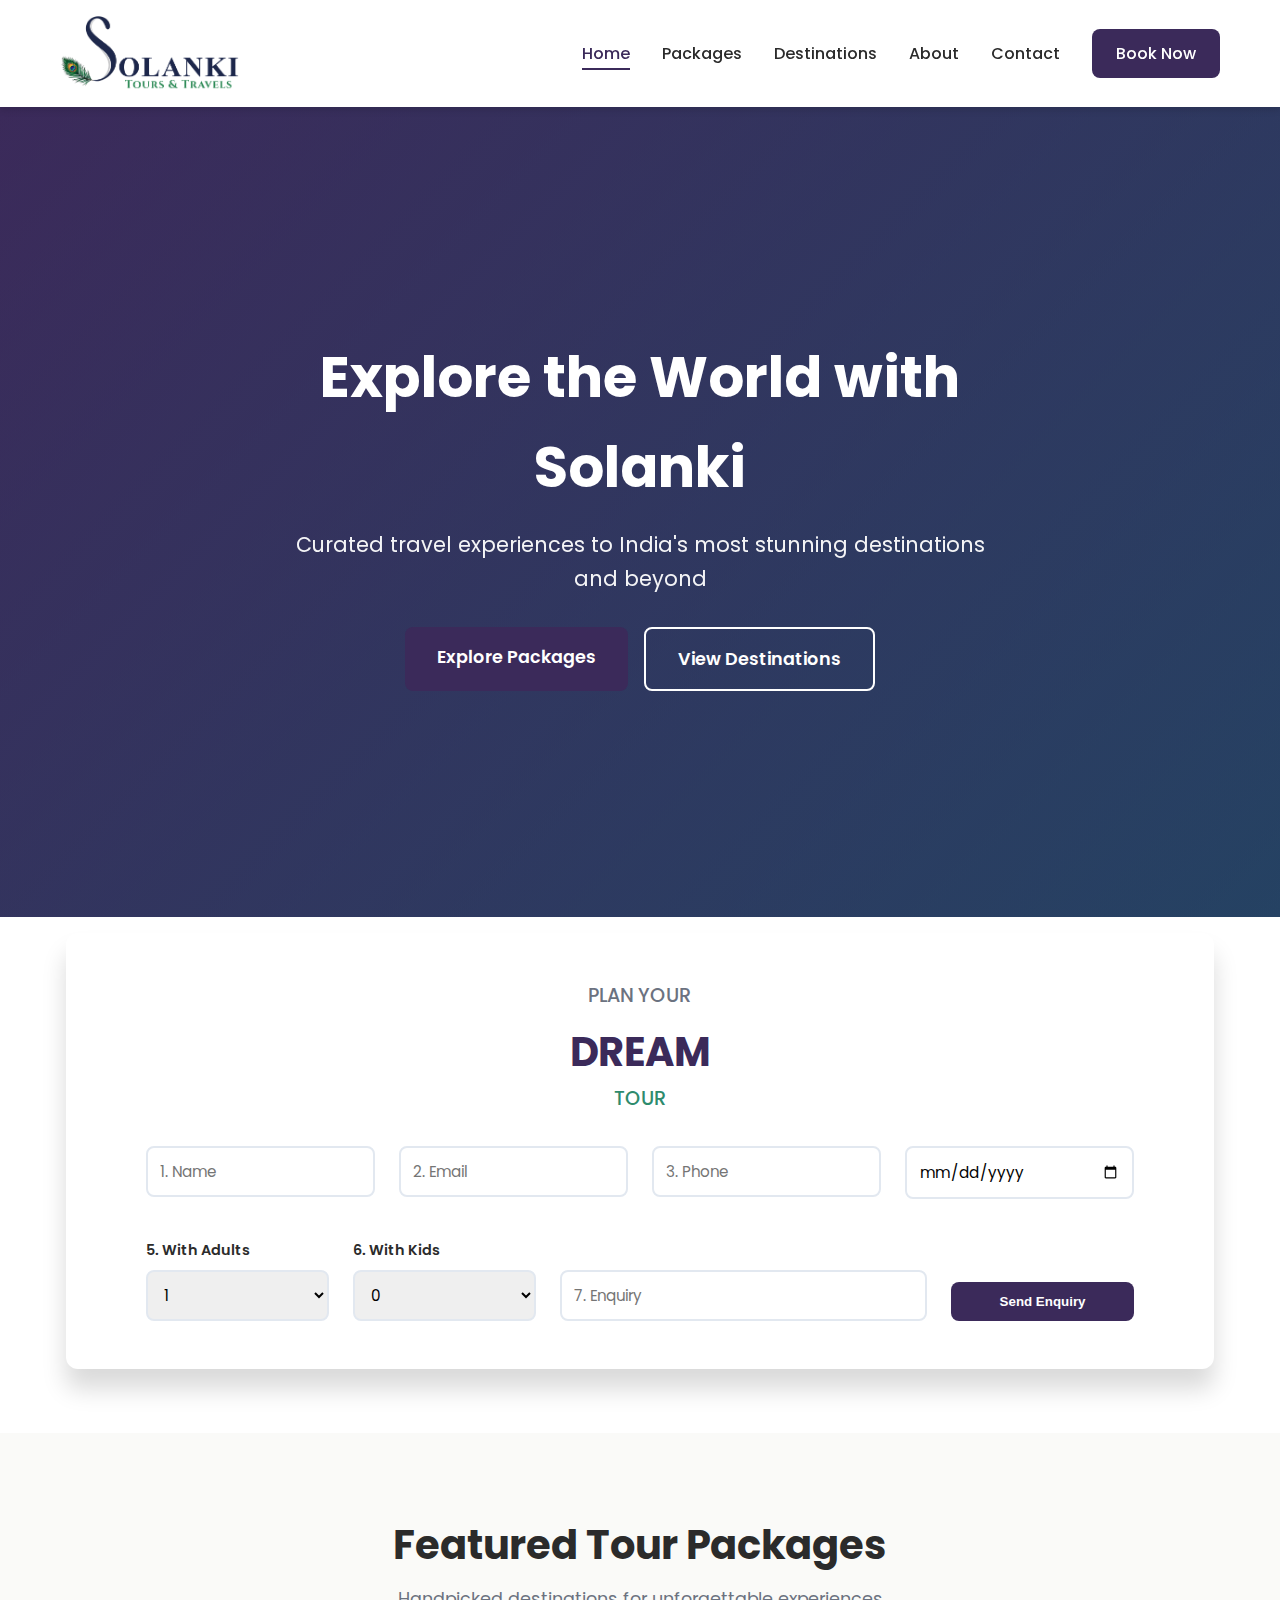
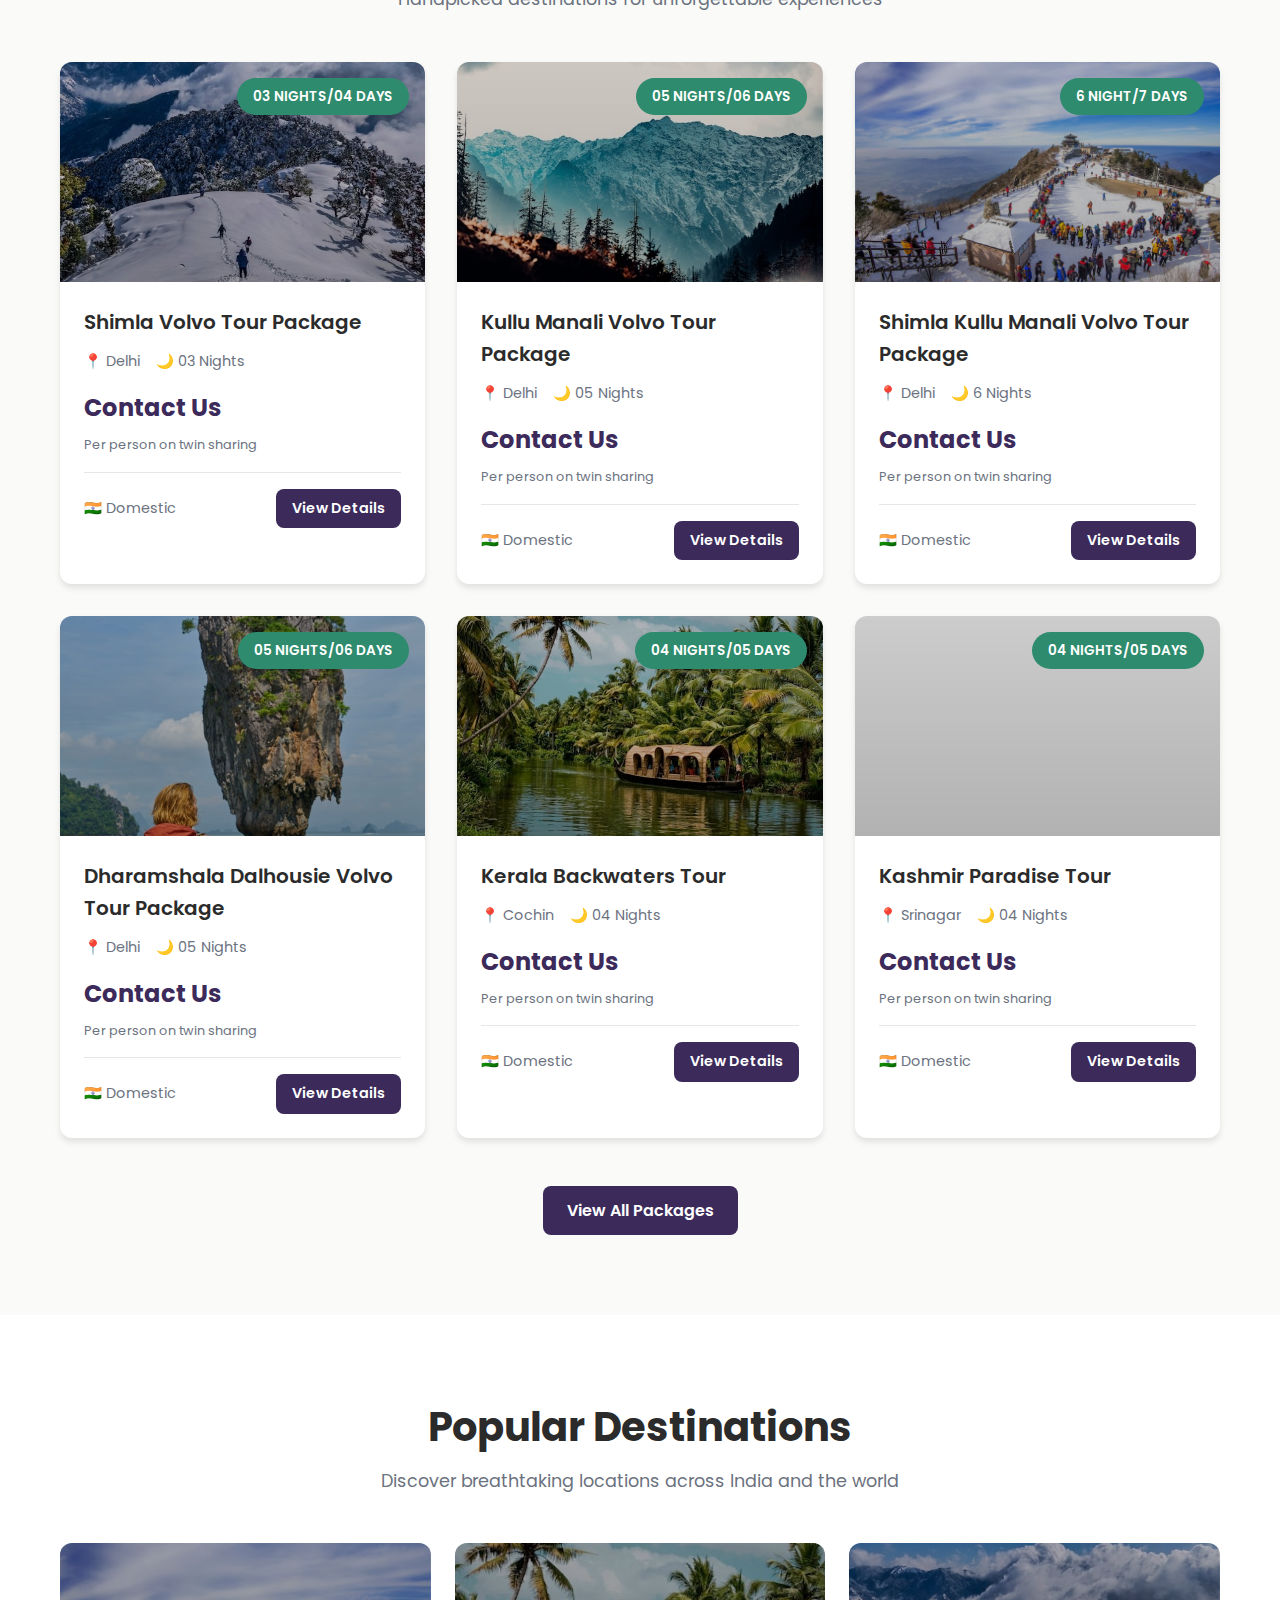
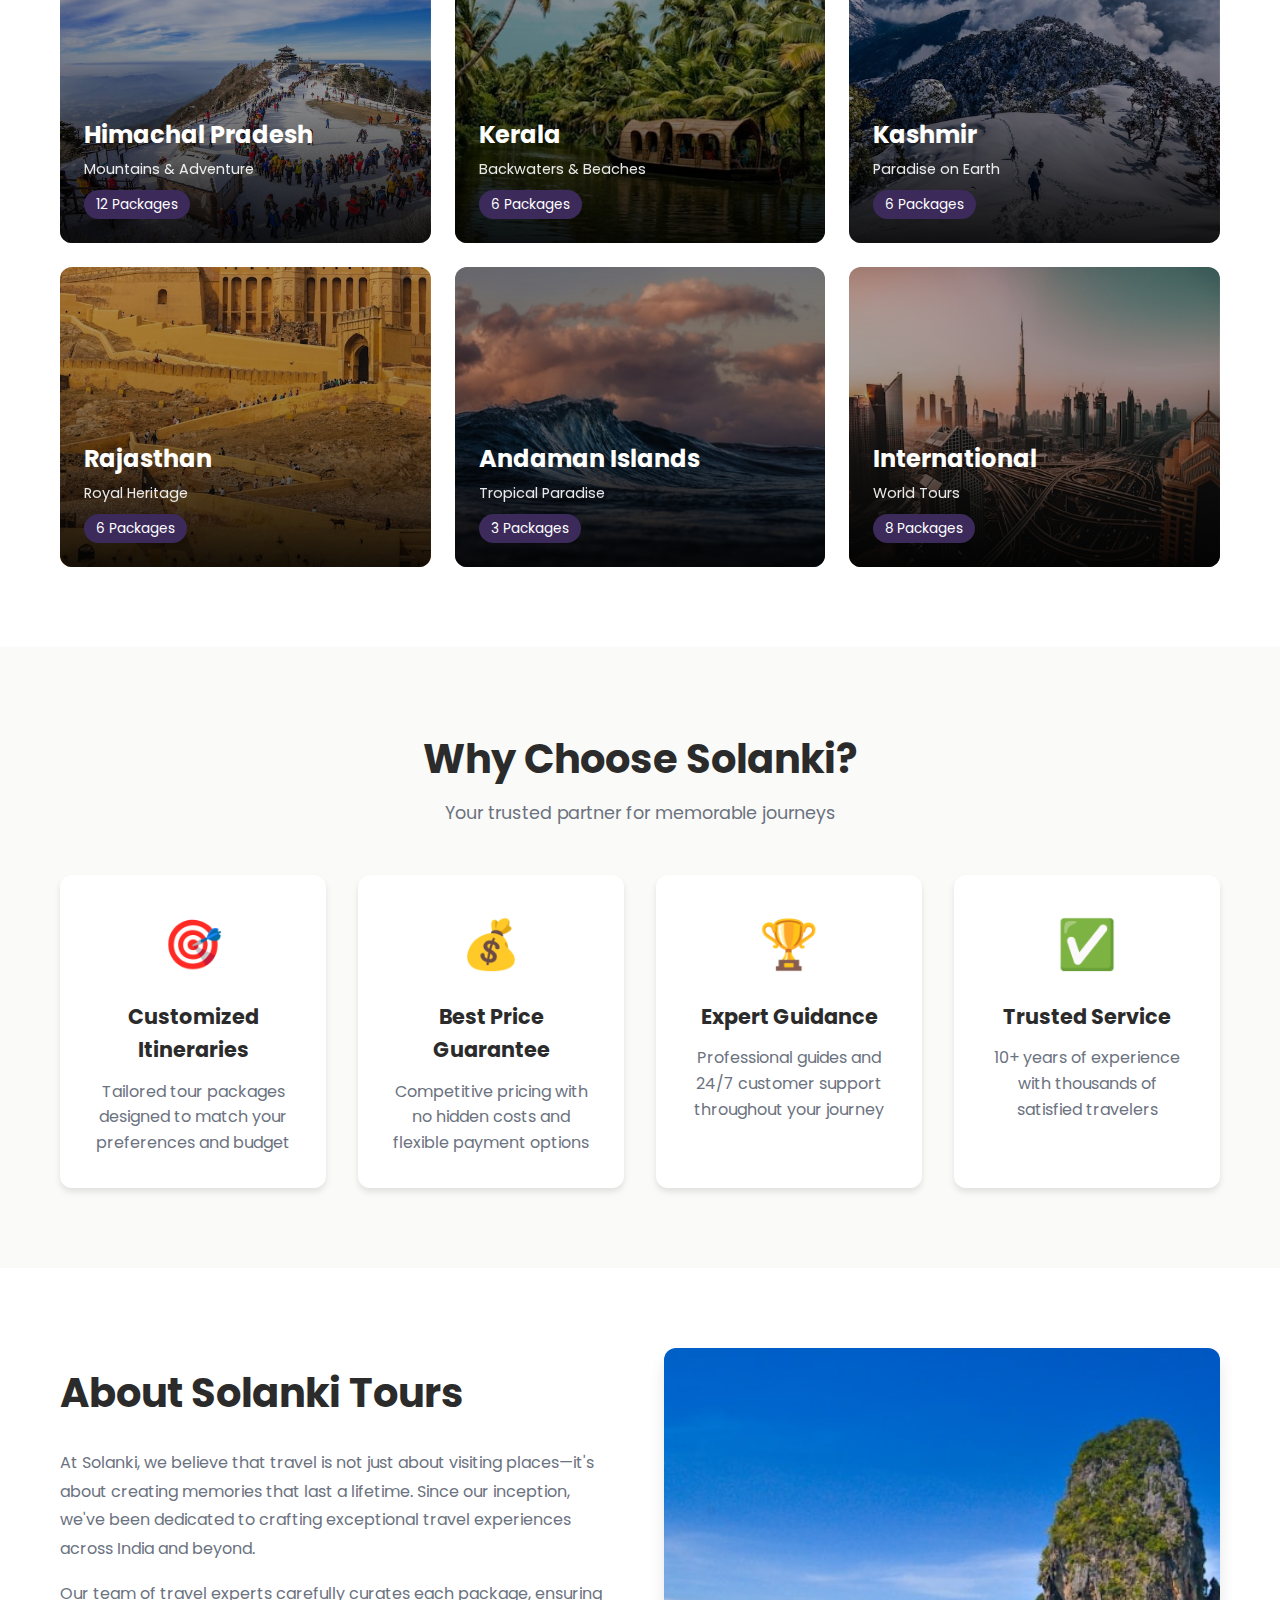
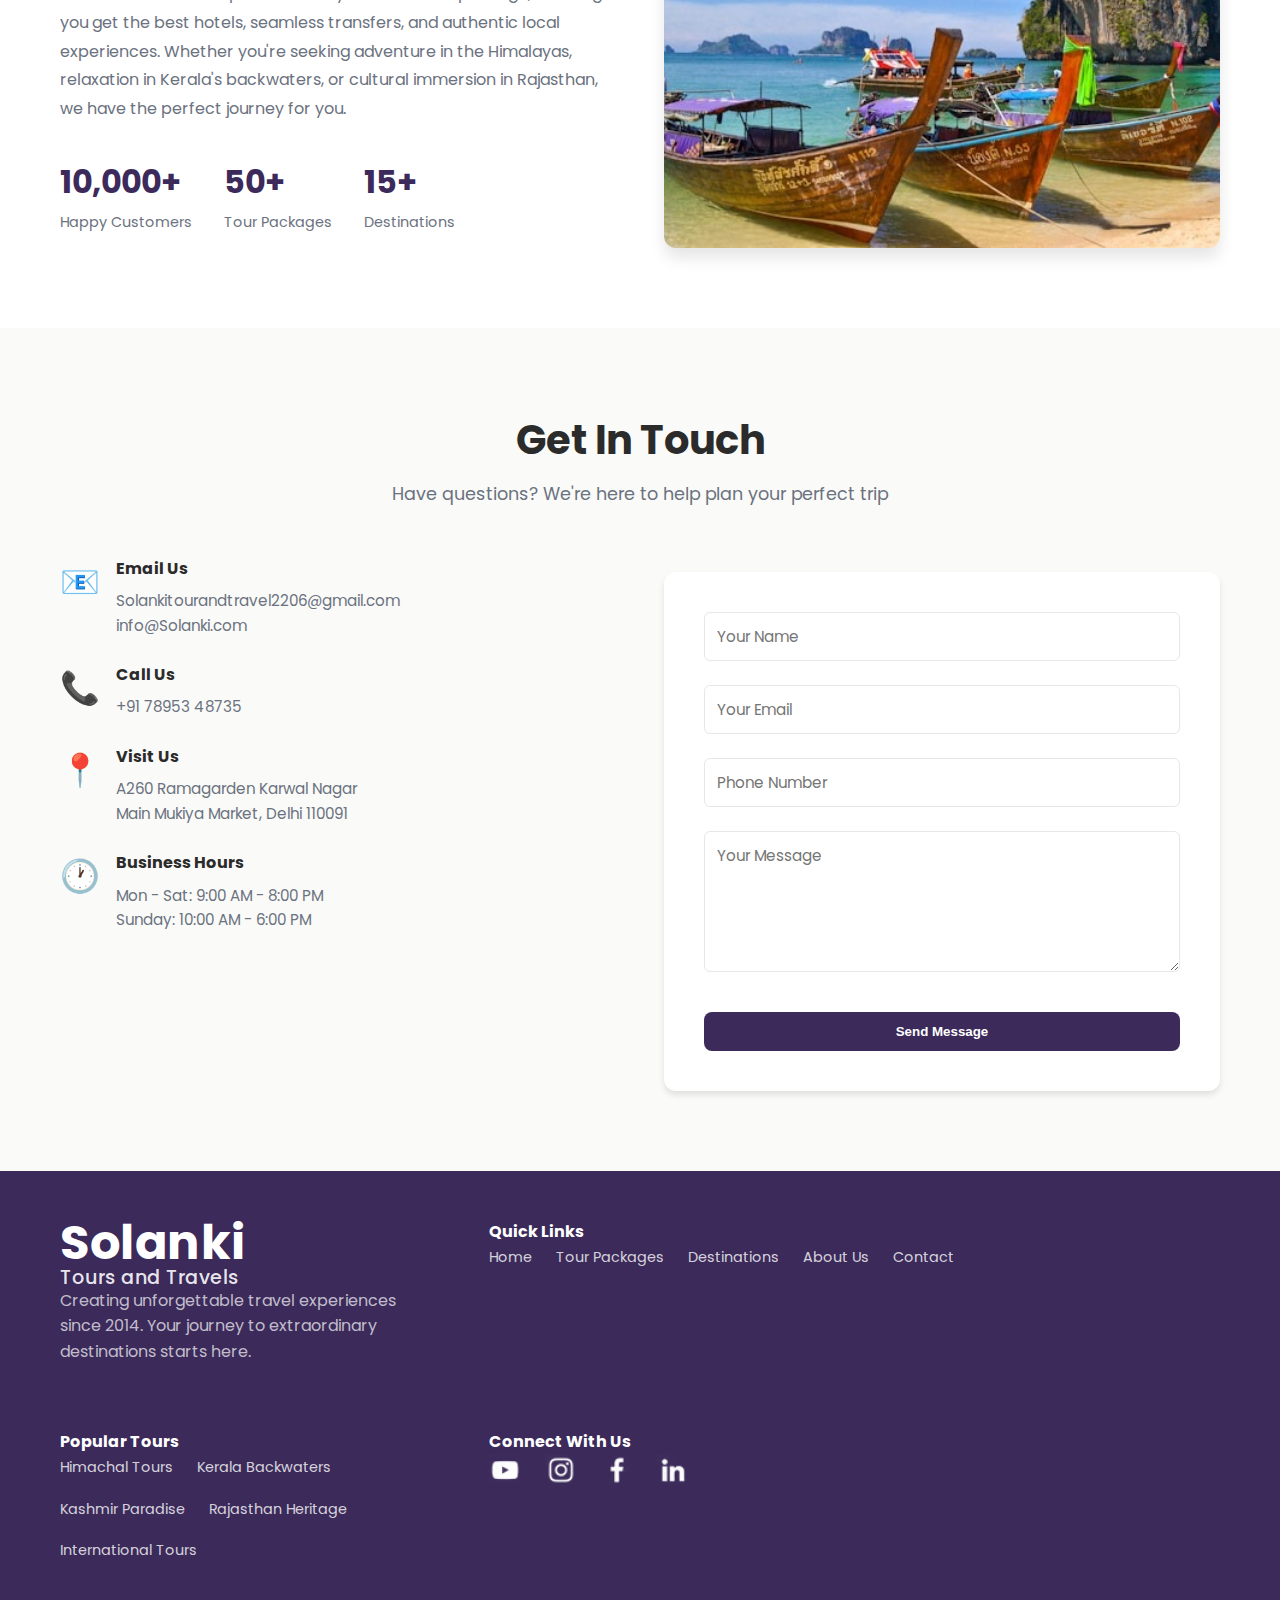
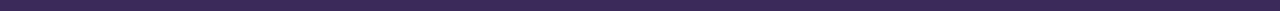
<file: index.html>
<!DOCTYPE html>
<html lang="en">
<head>
    <meta charset="UTF-8">
    <meta name="viewport" content="width=device-width, initial-scale=1.0">
    <title>Solanki Tours - Discover Your Next Adventure</title>
    <link rel="stylesheet" href="css/styles.css">
    <link rel="preconnect" href="https://fonts.googleapis.com">
    <link rel="preconnect" href="https://fonts.gstatic.com" crossorigin>
    <link href="https://fonts.googleapis.com/css2?family=Poppins:wght@300;400;500;600;700&display=swap" rel="stylesheet">
</head>
<body>
    <!-- Navigation -->
    <nav class="navbar">
        <div class="container">
            <div class="nav-wrapper">
                <a href="index.html" class="logo">
                    <img src="Solanki logo_Final.png" alt="Solanki Logo">
                </a>
                <ul class="nav-menu">
                    <li><a href="index.html" class="active">Home</a></li>
                    <li><a href="packages.html">Packages</a></li>
                    <li><a href="#destinations">Destinations</a></li>
                    <li><a href="#about">About</a></li>
                    <li><a href="#contact">Contact</a></li>
                    <li><a href="booking.html" class="btn-primary">Book Now</a></li>
                </ul>
                <div class="hamburger">
                    <span></span>
                    <span></span>
                    <span></span>
                </div>
            </div>
        </div>
    </nav>

    <!-- Hero Section -->
    <section class="hero">
        <div class="hero-overlay"></div>
        <div class="hero-content">
            <h1 class="hero-title">Explore the World with Solanki</h1>
            <p class="hero-subtitle">Curated travel experiences to India's most stunning destinations and beyond</p>
            <div class="hero-cta">
                <a href="packages.html" class="btn-large btn-primary">Explore Packages</a>
                <a href="#destinations" class="btn-large btn-secondary">View Destinations</a>
            </div>
        </div>
        <!-- Hero stats section commented out for now -->
        <!-- <div class="hero-stats">
            <div class="stat-item">
                <h3>50+</h3>
                <p>Tour Packages</p>
            </div>
            <div class="stat-item">
                <h3>15+</h3>
                <p>Destinations</p>
            </div>
            <div class="stat-item">
                <h3>10K+</h3>
                <p>Happy Travelers</p>
            </div>
        </div> -->
    </section>

    <!-- Enquiry Form Section -->
    <section class="enquiry-section">
        <div class="container">
            <div class="enquiry-card">
                <form method="POST" name="indexform" action="https://api.web3forms.com/submit" class="plan-tour" id="enquiryForm">
                    <input type="hidden" name="access_key" value="0a40fe73-8cc8-469d-b224-45d90a9e2941">
                    <input type="hidden" name="subject" value="New Tour Enquiry from Solanki Tours">
                    <input type="hidden" name="from_name" value="Solanki Tours Website">
                    <div class="plan-banner">
                        <span>PLAN YOUR</span>
                        <h4>DREAM <span>TOUR</span></h4>
                    </div>
                    <div class="top-fields">
                        <div class="input-field">
                            <input type="text" placeholder="1. Name" name="name" required>
                        </div>
                        <div class="input-field">
                            <input type="email" placeholder="2. Email" name="email" required>
                        </div>
                        <div class="input-field">
                            <input type="tel" placeholder="3. Phone" name="phone" required>
                        </div>
                        <div class="input-field">
                            <input type="date" placeholder="4. Date" name="date" required>
                        </div>
                    </div>
                    <div class="bottom-fields">
                        <div class="input-field select col-md-3">
                            <label>5. With Adults</label>
                            <select id="adults" name="adults" required>
                                <option value="1">1</option>
                                <option value="2">2</option>
                                <option value="3">3</option>
                                <option value="4">4</option>
                                <option value="5">5</option>
                                <option value="6">6</option>
                                <option value="7">7</option>
                            </select>
                        </div>
                        <div class="input-field select col-md-3">
                            <label>6. With Kids</label>
                            <select id="kids" name="kids">
                                <option value="0">0</option>
                                <option value="1">1</option>
                                <option value="2">2</option>
                                <option value="3">3</option>
                                <option value="4">4</option>
                                <option value="5">5</option>
                                <option value="6">6</option>
                                <option value="7">7</option>
                            </select>
                        </div>
                        <div class="input-field col-md-3">
                            <input type="text" placeholder="7. Enquiry" name="comments" required>
                        </div>
                        <div class="submit-btn col-md-2">
                            <input type="submit" value="Send Enquiry">
                        </div>
                    </div>
                </form>
            </div>
        </div>
    </section>

    <!-- Featured Packages -->
    <section class="featured-packages">
        <div class="container">
            <div class="section-header">
                <h2>Featured Tour Packages</h2>
                <p>Handpicked destinations for unforgettable experiences</p>
            </div>
            <div class="packages-grid" id="featured-packages">
                <!-- Packages will be loaded dynamically -->
            </div>
            <div class="text-center" style="margin-top: 3rem;">
                <a href="packages.html" class="btn-primary">View All Packages</a>
            </div>
        </div>
    </section>

    <!-- Destinations -->
    <section class="destinations" id="destinations">
        <div class="container">
            <div class="section-header">
                <h2>Popular Destinations</h2>
                <p>Discover breathtaking locations across India and the world</p>
            </div>
            <div class="destinations-grid">
                <div class="destination-card" data-dest="himachal">
                    <div class="dest-image" style="background-image: linear-gradient(rgba(0,0,0,0.3), rgba(0,0,0,0.5)), url('Tour Package Images - Solanki Tours/Shimla Kullu Manali Tour.avif');">
                        <div class="dest-overlay">
                            <h3>Himachal Pradesh</h3>
                            <p>Mountains & Adventure</p>
                            <span class="package-count">12 Packages</span>
                        </div>
                    </div>
                </div>
                <div class="destination-card" data-dest="kerala">
                    <div class="dest-image" style="background-image: linear-gradient(rgba(0,0,0,0.3), rgba(0,0,0,0.5)), url('Tour Package Images - Solanki Tours/Kerala Backwater Tour.jpg');">
                        <div class="dest-overlay">
                            <h3>Kerala</h3>
                            <p>Backwaters & Beaches</p>
                            <span class="package-count">6 Packages</span>
                        </div>
                    </div>
                </div>
                <div class="destination-card" data-dest="kashmir">
                    <div class="dest-image" style="background-image: linear-gradient(rgba(0,0,0,0.3), rgba(0,0,0,0.5)), url('Tour Package Images - Solanki Tours/Shimla Volvo Tour package.jpg');">
                        <div class="dest-overlay">
                            <h3>Kashmir</h3>
                            <p>Paradise on Earth</p>
                            <span class="package-count">6 Packages</span>
                        </div>
                    </div>
                </div>
                <div class="destination-card" data-dest="rajasthan">
                    <div class="dest-image" style="background-image: linear-gradient(rgba(0,0,0,0.3), rgba(0,0,0,0.5)), url('Tour Package Images - Solanki Tours/Golden Triangle Tour.jpg');">
                        <div class="dest-overlay">
                            <h3>Rajasthan</h3>
                            <p>Royal Heritage</p>
                            <span class="package-count">6 Packages</span>
                        </div>
                    </div>
                </div>
                <div class="destination-card" data-dest="andaman">
                    <div class="dest-image" style="background-image: linear-gradient(rgba(0,0,0,0.3), rgba(0,0,0,0.5)), url('Tour Package Images - Solanki Tours/Andaman Island Paradise.jpg');">
                        <div class="dest-overlay">
                            <h3>Andaman Islands</h3>
                            <p>Tropical Paradise</p>
                            <span class="package-count">3 Packages</span>
                        </div>
                    </div>
                </div>
                <div class="destination-card" data-dest="international">
                    <div class="dest-image" style="background-image: linear-gradient(rgba(0,0,0,0.3), rgba(0,0,0,0.5)), url('Tour Package Images - Solanki Tours/Dubai Tour Package.jpg');">
                        <div class="dest-overlay">
                            <h3>International</h3>
                            <p>World Tours</p>
                            <span class="package-count">8 Packages</span>
                        </div>
                    </div>
                </div>
            </div>
        </div>
    </section>

    <!-- Why Choose Us -->
    <section class="why-choose">
        <div class="container">
            <div class="section-header">
                <h2>Why Choose Solanki?</h2>
                <p>Your trusted partner for memorable journeys</p>
            </div>
            <div class="features-grid">
                <div class="feature-card">
                    <div class="feature-icon">🎯</div>
                    <h3>Customized Itineraries</h3>
                    <p>Tailored tour packages designed to match your preferences and budget</p>
                </div>
                <div class="feature-card">
                    <div class="feature-icon">💰</div>
                    <h3>Best Price Guarantee</h3>
                    <p>Competitive pricing with no hidden costs and flexible payment options</p>
                </div>
                <div class="feature-card">
                    <div class="feature-icon">🏆</div>
                    <h3>Expert Guidance</h3>
                    <p>Professional guides and 24/7 customer support throughout your journey</p>
                </div>
                <div class="feature-card">
                    <div class="feature-icon">✅</div>
                    <h3>Trusted Service</h3>
                    <p>10+ years of experience with thousands of satisfied travelers</p>
                </div>
            </div>
        </div>
    </section>

    <!-- About Section -->
    <section class="about-section" id="about">
        <div class="container">
            <div class="about-content">
                <div class="about-text">
                    <h2>About Solanki Tours</h2>
                    <p>At Solanki, we believe that travel is not just about visiting places—it's about creating memories that last a lifetime. Since our inception, we've been dedicated to crafting exceptional travel experiences across India and beyond.</p>
                    <p>Our team of travel experts carefully curates each package, ensuring you get the best hotels, seamless transfers, and authentic local experiences. Whether you're seeking adventure in the Himalayas, relaxation in Kerala's backwaters, or cultural immersion in Rajasthan, we have the perfect journey for you.</p>
                    <div class="about-features">
                        <div class="about-feature">
                            <strong>10,000+</strong>
                            <span>Happy Customers</span>
                        </div>
                        <div class="about-feature">
                            <strong>50+</strong>
                            <span>Tour Packages</span>
                        </div>
                        <div class="about-feature">
                            <strong>15+</strong>
                            <span>Destinations</span>
                        </div>
                    </div>
                </div>
                <div class="about-image">
                    <img src="Tour Package Images - Solanki Tours/Thailand Tour Package.jpg" alt="Travel Experience">
                </div>
            </div>
        </div>
    </section>

    <!-- Contact Section -->
    <section class="contact-section" id="contact">
        <div class="container">
            <div class="section-header">
                <h2>Get In Touch</h2>
                <p>Have questions? We're here to help plan your perfect trip</p>
            </div>
            <div class="contact-grid">
                <div class="contact-info">
                    <div class="contact-item">
                        <div class="contact-icon">📧</div>
                        <div>
                            <h4>Email Us</h4>
                            <p>Solankitourandtravel2206@gmail.com</p>
                            <p>info@Solanki.com</p>
                        </div>
                    </div>
                    <div class="contact-item">
                        <div class="contact-icon">📞</div>
                        <div>
                            <h4>Call Us</h4>
                            <p>+91 78953 48735</p>
                        
                        </div>
                    </div>
                    <div class="contact-item">
                        <div class="contact-icon">📍</div>
                        <div>
                            <h4>Visit Us</h4>
                            <p>A260 Ramagarden Karwal Nagar</p>
                            <p>Main Mukiya Market, Delhi 110091</p>
                        </div>
                    </div>
                    <div class="contact-item">
                        <div class="contact-icon">🕐</div>
                        <div>
                            <h4>Business Hours</h4>
                            <p>Mon - Sat: 9:00 AM - 8:00 PM</p>
                            <p>Sunday: 10:00 AM - 6:00 PM</p>
                        </div>
                    </div>
                </div>
                <div class="contact-form">
                    <form id="contactForm" method="POST" action="https://api.web3forms.com/submit">
                        <input type="hidden" name="access_key" value="0a40fe73-8cc8-469d-b224-45d90a9e2941">
                        <input type="hidden" name="subject" value="New Contact Message from Solanki Tours">
                        <input type="hidden" name="from_name" value="Solanki Tours Website">
                        <div class="form-group">
                            <input type="text" name="name" placeholder="Your Name" required>
                        </div>
                        <div class="form-group">
                            <input type="email" name="email" placeholder="Your Email" required>
                        </div>
                        <div class="form-group">
                            <input type="tel" name="phone" placeholder="Phone Number" required>
                        </div>
                        <div class="form-group">
                            <textarea name="message" placeholder="Your Message" rows="5" required></textarea>
                        </div>
                        <button type="submit" class="btn-primary">Send Message</button>
                    </form>
                </div>
            </div>
        </div>
    </section>

    <!-- Footer -->
    <footer class="footer">
        <div class="container">
            <div class="footer-grid">
                <div class="footer-col">
                    <h3 class="footer-brand">Solanki<br><span class="footer-sub-brand">Tours and Travels</span></h3>
                    <p>Creating unforgettable travel experiences since 2014. Your journey to extraordinary destinations starts here.</p>
                </div>
                <div class="footer-col">
                    <h4>Quick Links</h4>
                    <ul>
                        <li><a href="index.html">Home</a></li>
                        <li><a href="packages.html">Tour Packages</a></li>
                        <li><a href="#destinations">Destinations</a></li>
                        <li><a href="#about">About Us</a></li>
                        <li><a href="#contact">Contact</a></li>
                    </ul>
                </div>
                <div class="footer-col">
                    <h4>Popular Tours</h4>
                    <ul>
                        <li><a href="packages.html?dest=himachal">Himachal Tours</a></li>
                        <li><a href="packages.html?dest=kerala">Kerala Backwaters</a></li>
                        <li><a href="packages.html?dest=kashmir">Kashmir Paradise</a></li>
                        <li><a href="packages.html?dest=rajasthan">Rajasthan Heritage</a></li>
                        <li><a href="packages.html?dest=international">International Tours</a></li>
                    </ul>
                </div>
                <div class="footer-col">
                    <h4>Connect With Us</h4>
                    <div class="social-links">
                        <a href="#" class="social-icon" aria-label="Facebook">
                            <img src="social logos white/imgi_39_203dcdc2ac8b48de89313f90d2a4cda1.png" alt="Facebook">
                        </a>
                        <a href="#" class="social-icon" aria-label="Instagram">
                            <img src="social logos white/imgi_40_81af6121f84c41a5b4391d7d37fce12a.png" alt="Instagram">
                        </a>
                        <a href="#" class="social-icon" aria-label="Twitter">
                            <img src="social logos white/imgi_41_23fd2a2be53141ed810f4d3dcdcd01fa.png" alt="Twitter">
                        </a>
                        <a href="#" class="social-icon" aria-label="YouTube">
                            <img src="social logos white/imgi_42_7528824071724d12a3e6c31eee0b40d4.png" alt="YouTube">
                        </a>
                    </div>
                </div>
            </div>
        </div>
    </footer>

    <script src="js/data.js"></script>
    <script src="js/script.js"></script>
</body>
</html>
</file>
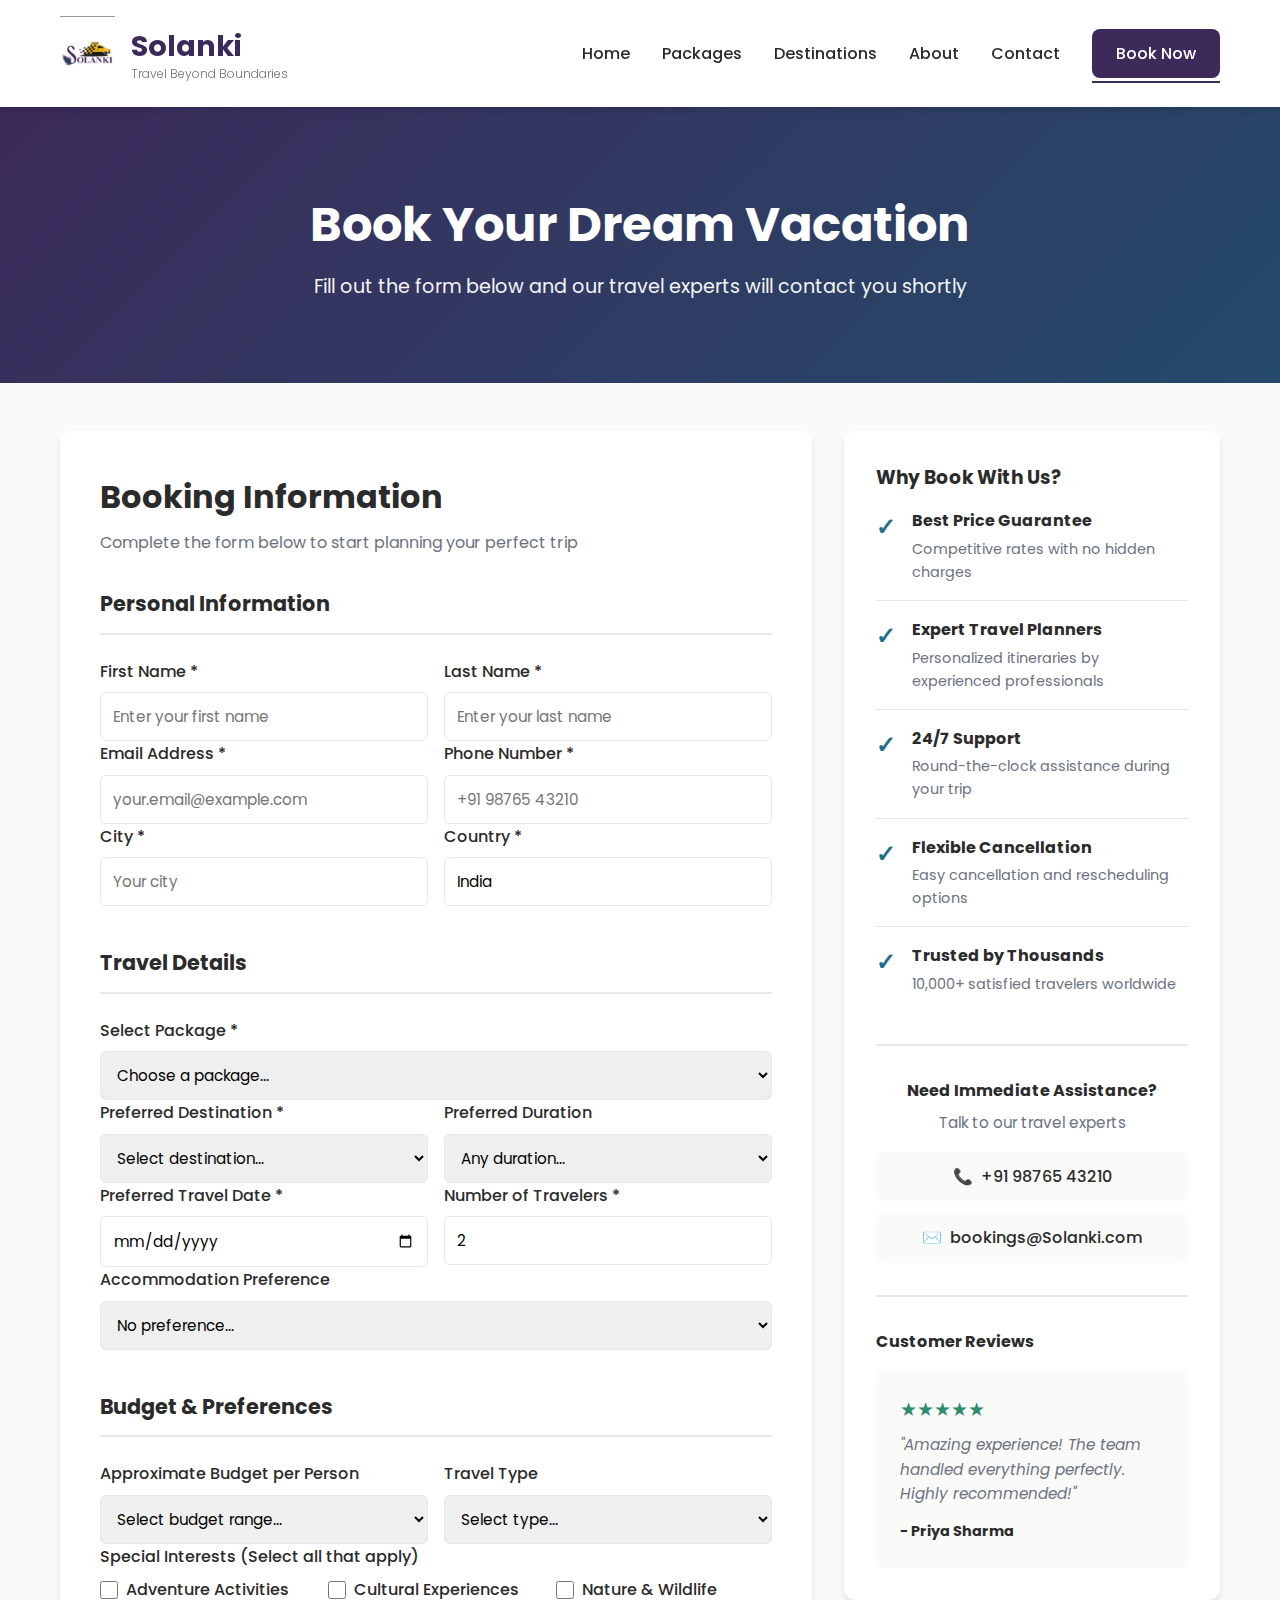
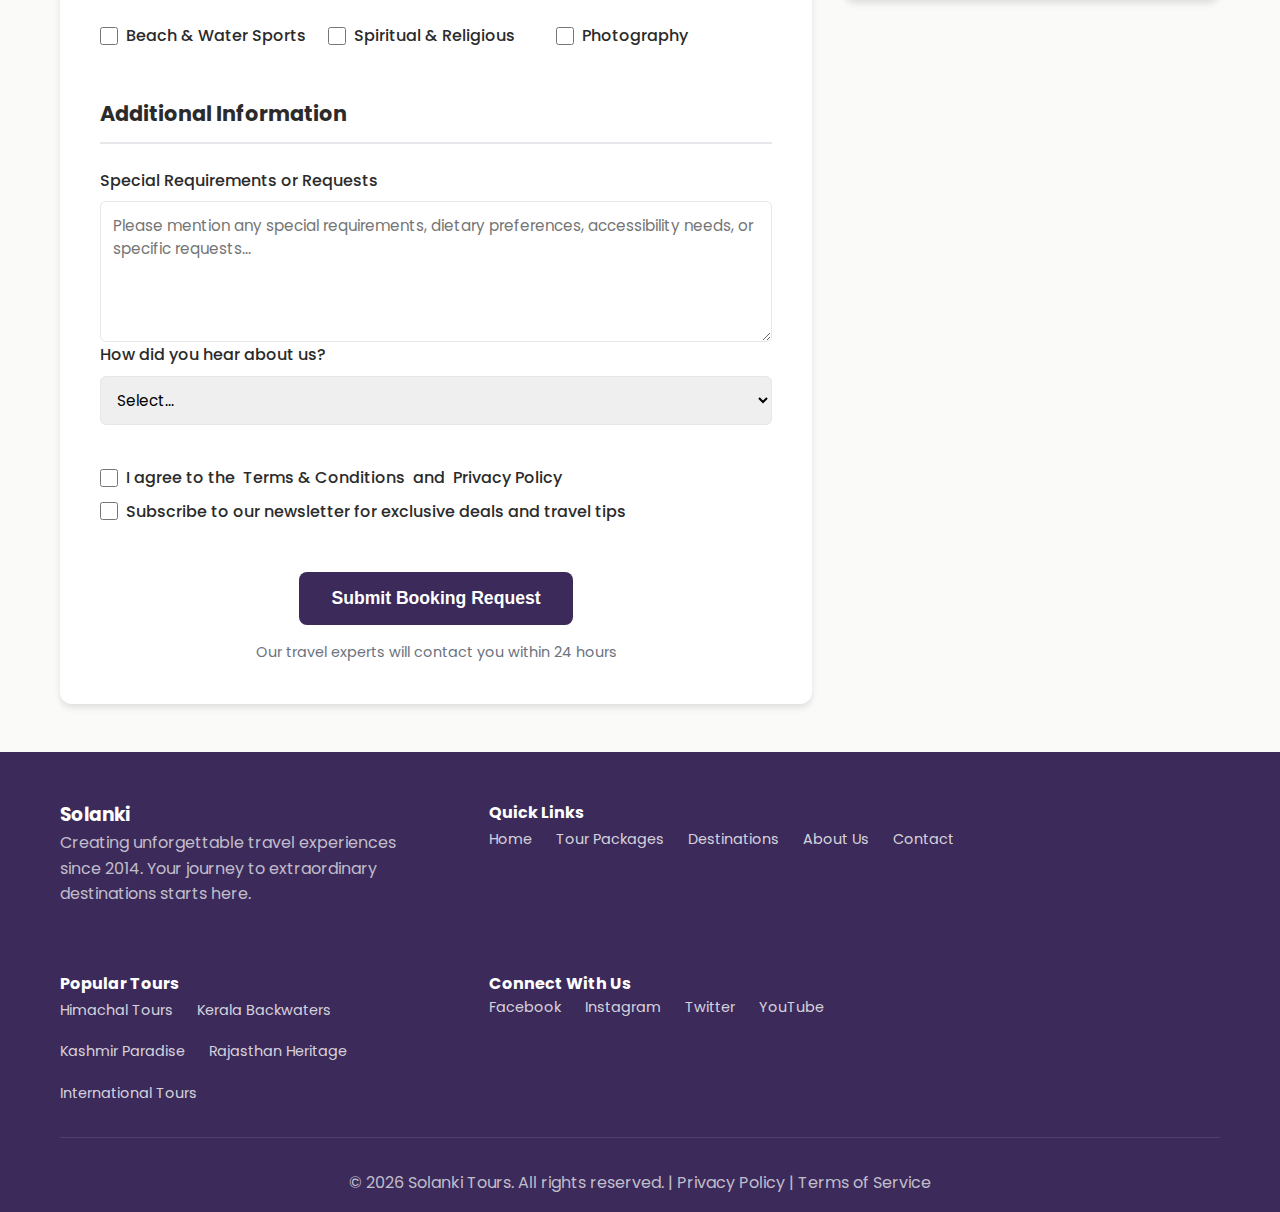
<file: booking.html>
<!DOCTYPE html>
<html lang="en">
<head>
    <meta charset="UTF-8">
    <meta name="viewport" content="width=device-width, initial-scale=1.0">
    <title>Book Your Tour - Solanki Tours</title>
    <link rel="stylesheet" href="css/styles.css">
    <link rel="preconnect" href="https://fonts.googleapis.com">
    <link rel="preconnect" href="https://fonts.gstatic.com" crossorigin>
    <link href="https://fonts.googleapis.com/css2?family=Poppins:wght@300;400;500;600;700&display=swap" rel="stylesheet">
</head>
<body>
    <!-- Navigation -->
    <nav class="navbar">
        <div class="container">
            <div class="nav-wrapper">
                <a href="index.html" class="logo">
                    <img src="assets/logo.png" alt="Solanki Logo">
                    <div class="logo-text">
                        <h1>Solanki</h1>
                        <p class="tagline">Travel Beyond Boundaries</p>
                    </div>
                </a>
                <ul class="nav-menu">
                    <li><a href="index.html">Home</a></li>
                    <li><a href="packages.html">Packages</a></li>
                    <li><a href="index.html#destinations">Destinations</a></li>
                    <li><a href="index.html#about">About</a></li>
                    <li><a href="index.html#contact">Contact</a></li>
                    <li><a href="booking.html" class="btn-primary active">Book Now</a></li>
                </ul>
                <div class="hamburger">
                    <span></span>
                    <span></span>
                    <span></span>
                </div>
            </div>
        </div>
    </nav>

    <!-- Page Header -->
    <section class="page-header">
        <div class="page-header-overlay"></div>
        <div class="container">
            <h1>Book Your Dream Vacation</h1>
            <p>Fill out the form below and our travel experts will contact you shortly</p>
        </div>
    </section>

    <!-- Booking Section -->
    <section class="booking-section">
        <div class="container">
            <div class="booking-wrapper">
                <div class="booking-form-container">
                    <div class="form-header">
                        <h2>Booking Information</h2>
                        <p>Complete the form below to start planning your perfect trip</p>
                    </div>

                    <form id="bookingForm" class="booking-form">
                        <!-- Personal Information -->
                        <div class="form-section">
                            <h3>Personal Information</h3>
                            <div class="form-row">
                                <div class="form-group">
                                    <label for="firstName">First Name *</label>
                                    <input type="text" id="firstName" name="firstName" required placeholder="Enter your first name">
                                </div>
                                <div class="form-group">
                                    <label for="lastName">Last Name *</label>
                                    <input type="text" id="lastName" name="lastName" required placeholder="Enter your last name">
                                </div>
                            </div>
                            <div class="form-row">
                                <div class="form-group">
                                    <label for="email">Email Address *</label>
                                    <input type="email" id="email" name="email" required placeholder="your.email@example.com">
                                </div>
                                <div class="form-group">
                                    <label for="phone">Phone Number *</label>
                                    <input type="tel" id="phone" name="phone" required placeholder="+91 98765 43210">
                                </div>
                            </div>
                            <div class="form-row">
                                <div class="form-group">
                                    <label for="city">City *</label>
                                    <input type="text" id="city" name="city" required placeholder="Your city">
                                </div>
                                <div class="form-group">
                                    <label for="country">Country *</label>
                                    <input type="text" id="country" name="country" value="India" required>
                                </div>
                            </div>
                        </div>

                        <!-- Travel Details -->
                        <div class="form-section">
                            <h3>Travel Details</h3>
                            <div class="form-group">
                                <label for="package">Select Package *</label>
                                <select id="package" name="package" required>
                                    <option value="">Choose a package...</option>
                                    <option value="custom">Custom Package</option>
                                </select>
                            </div>
                            <div class="form-row">
                                <div class="form-group">
                                    <label for="destination">Preferred Destination *</label>
                                    <select id="destination" name="destination" required>
                                        <option value="">Select destination...</option>
                                        <option value="himachal">Himachal Pradesh</option>
                                        <option value="kerala">Kerala</option>
                                        <option value="kashmir">Kashmir</option>
                                        <option value="rajasthan">Rajasthan</option>
                                        <option value="andaman">Andaman Islands</option>
                                        <option value="northeast">North East India</option>
                                        <option value="uttarakhand">Uttarakhand</option>
                                        <option value="goa">Goa</option>
                                        <option value="thailand">Thailand</option>
                                        <option value="singapore">Singapore</option>
                                        <option value="dubai">Dubai</option>
                                        <option value="srilanka">Sri Lanka</option>
                                        <option value="other">Other</option>
                                    </select>
                                </div>
                                <div class="form-group">
                                    <label for="duration">Preferred Duration</label>
                                    <select id="duration" name="duration">
                                        <option value="">Any duration...</option>
                                        <option value="2-3">2-3 Days</option>
                                        <option value="4-5">4-5 Days</option>
                                        <option value="6-7">6-7 Days</option>
                                        <option value="8-10">8-10 Days</option>
                                        <option value="10+">10+ Days</option>
                                    </select>
                                </div>
                            </div>
                            <div class="form-row">
                                <div class="form-group">
                                    <label for="travelDate">Preferred Travel Date *</label>
                                    <input type="date" id="travelDate" name="travelDate" required>
                                </div>
                                <div class="form-group">
                                    <label for="travelers">Number of Travelers *</label>
                                    <input type="number" id="travelers" name="travelers" min="1" max="50" value="2" required>
                                </div>
                            </div>
                            <div class="form-group">
                                <label for="accommodation">Accommodation Preference</label>
                                <select id="accommodation" name="accommodation">
                                    <option value="">No preference...</option>
                                    <option value="3star">3-Star Hotels</option>
                                    <option value="4star">4-Star Hotels</option>
                                    <option value="5star">5-Star Hotels</option>
                                    <option value="resort">Resorts</option>
                                    <option value="boutique">Boutique Hotels</option>
                                </select>
                            </div>
                        </div>

                        <!-- Budget & Preferences -->
                        <div class="form-section">
                            <h3>Budget & Preferences</h3>
                            <div class="form-row">
                                <div class="form-group">
                                    <label for="budget">Approximate Budget per Person</label>
                                    <select id="budget" name="budget">
                                        <option value="">Select budget range...</option>
                                        <option value="10-20k">₹10,000 - ₹20,000</option>
                                        <option value="20-30k">₹20,000 - ₹30,000</option>
                                        <option value="30-50k">₹30,000 - ₹50,000</option>
                                        <option value="50-75k">₹50,000 - ₹75,000</option>
                                        <option value="75k+">₹75,000+</option>
                                    </select>
                                </div>
                                <div class="form-group">
                                    <label for="travelType">Travel Type</label>
                                    <select id="travelType" name="travelType">
                                        <option value="">Select type...</option>
                                        <option value="family">Family Trip</option>
                                        <option value="honeymoon">Honeymoon</option>
                                        <option value="friends">Friends Group</option>
                                        <option value="solo">Solo Travel</option>
                                        <option value="corporate">Corporate Trip</option>
                                    </select>
                                </div>
                            </div>
                            <div class="form-group">
                                <label>Special Interests (Select all that apply)</label>
                                <div class="checkbox-group">
                                    <label class="checkbox-label">
                                        <input type="checkbox" name="interests" value="adventure"> Adventure Activities
                                    </label>
                                    <label class="checkbox-label">
                                        <input type="checkbox" name="interests" value="culture"> Cultural Experiences
                                    </label>
                                    <label class="checkbox-label">
                                        <input type="checkbox" name="interests" value="nature"> Nature & Wildlife
                                    </label>
                                    <label class="checkbox-label">
                                        <input type="checkbox" name="interests" value="beach"> Beach & Water Sports
                                    </label>
                                    <label class="checkbox-label">
                                        <input type="checkbox" name="interests" value="spiritual"> Spiritual & Religious
                                    </label>
                                    <label class="checkbox-label">
                                        <input type="checkbox" name="interests" value="photography"> Photography
                                    </label>
                                </div>
                            </div>
                        </div>

                        <!-- Additional Information -->
                        <div class="form-section">
                            <h3>Additional Information</h3>
                            <div class="form-group">
                                <label for="requirements">Special Requirements or Requests</label>
                                <textarea id="requirements" name="requirements" rows="5" placeholder="Please mention any special requirements, dietary preferences, accessibility needs, or specific requests..."></textarea>
                            </div>
                            <div class="form-group">
                                <label for="hearAbout">How did you hear about us?</label>
                                <select id="hearAbout" name="hearAbout">
                                    <option value="">Select...</option>
                                    <option value="google">Google Search</option>
                                    <option value="social">Social Media</option>
                                    <option value="friend">Friend/Family Referral</option>
                                    <option value="advertisement">Advertisement</option>
                                    <option value="repeat">Previous Customer</option>
                                    <option value="other">Other</option>
                                </select>
                            </div>
                        </div>

                        <!-- Terms & Submit -->
                        <div class="form-section">
                            <div class="form-group">
                                <label class="checkbox-label">
                                    <input type="checkbox" name="terms" required>
                                    I agree to the <a href="#" target="_blank">Terms & Conditions</a> and <a href="#" target="_blank">Privacy Policy</a>
                                </label>
                            </div>
                            <div class="form-group">
                                <label class="checkbox-label">
                                    <input type="checkbox" name="newsletter">
                                    Subscribe to our newsletter for exclusive deals and travel tips
                                </label>
                            </div>
                        </div>

                        <div class="form-actions">
                            <button type="submit" class="btn-primary btn-large">Submit Booking Request</button>
                            <p class="form-note">Our travel experts will contact you within 24 hours</p>
                        </div>
                    </form>
                </div>

                <div class="booking-sidebar">
                    <div class="info-card sticky">
                        <h3>Why Book With Us?</h3>
                        <ul class="benefits-list">
                            <li>
                                <span class="benefit-icon">✓</span>
                                <div>
                                    <strong>Best Price Guarantee</strong>
                                    <p>Competitive rates with no hidden charges</p>
                                </div>
                            </li>
                            <li>
                                <span class="benefit-icon">✓</span>
                                <div>
                                    <strong>Expert Travel Planners</strong>
                                    <p>Personalized itineraries by experienced professionals</p>
                                </div>
                            </li>
                            <li>
                                <span class="benefit-icon">✓</span>
                                <div>
                                    <strong>24/7 Support</strong>
                                    <p>Round-the-clock assistance during your trip</p>
                                </div>
                            </li>
                            <li>
                                <span class="benefit-icon">✓</span>
                                <div>
                                    <strong>Flexible Cancellation</strong>
                                    <p>Easy cancellation and rescheduling options</p>
                                </div>
                            </li>
                            <li>
                                <span class="benefit-icon">✓</span>
                                <div>
                                    <strong>Trusted by Thousands</strong>
                                    <p>10,000+ satisfied travelers worldwide</p>
                                </div>
                            </li>
                        </ul>

                        <div class="contact-box">
                            <h4>Need Immediate Assistance?</h4>
                            <p>Talk to our travel experts</p>
                            <a href="tel:+919876543210" class="contact-btn-large">
                                <span>📞</span> +91 98765 43210
                            </a>
                            <a href="mailto:bookings@Solanki.com" class="contact-btn-large">
                                <span>✉️</span> bookings@Solanki.com
                            </a>
                        </div>

                        <div class="testimonial-box">
                            <h4>Customer Reviews</h4>
                            <div class="testimonial">
                                <div class="rating">★★★★★</div>
                                <p>"Amazing experience! The team handled everything perfectly. Highly recommended!"</p>
                                <strong>- Priya Sharma</strong>
                            </div>
                        </div>
                    </div>
                </div>
            </div>
        </div>
    </section>

    <!-- Footer -->
    <footer class="footer">
        <div class="container">
            <div class="footer-grid">
                <div class="footer-col">
                    <h3>Solanki</h3>
                    <p>Creating unforgettable travel experiences since 2014. Your journey to extraordinary destinations starts here.</p>
                </div>
                <div class="footer-col">
                    <h4>Quick Links</h4>
                    <ul>
                        <li><a href="index.html">Home</a></li>
                        <li><a href="packages.html">Tour Packages</a></li>
                        <li><a href="index.html#destinations">Destinations</a></li>
                        <li><a href="index.html#about">About Us</a></li>
                        <li><a href="index.html#contact">Contact</a></li>
                    </ul>
                </div>
                <div class="footer-col">
                    <h4>Popular Tours</h4>
                    <ul>
                        <li><a href="packages.html?dest=himachal">Himachal Tours</a></li>
                        <li><a href="packages.html?dest=kerala">Kerala Backwaters</a></li>
                        <li><a href="packages.html?dest=kashmir">Kashmir Paradise</a></li>
                        <li><a href="packages.html?dest=rajasthan">Rajasthan Heritage</a></li>
                        <li><a href="packages.html?dest=international">International Tours</a></li>
                    </ul>
                </div>
                <div class="footer-col">
                    <h4>Connect With Us</h4>
                    <div class="social-links">
                        <a href="#" class="social-icon">Facebook</a>
                        <a href="#" class="social-icon">Instagram</a>
                        <a href="#" class="social-icon">Twitter</a>
                        <a href="#" class="social-icon">YouTube</a>
                    </div>
                </div>
            </div>
            <div class="footer-bottom">
                <p>&copy; 2026 Solanki Tours. All rights reserved. | <a href="#">Privacy Policy</a> | <a href="#">Terms of Service</a></p>
            </div>
        </div>
    </footer>

    <script src="js/data.js"></script>
    <script src="js/script.js"></script>
    <script src="js/booking.js"></script>
</body>
</html>
</file>
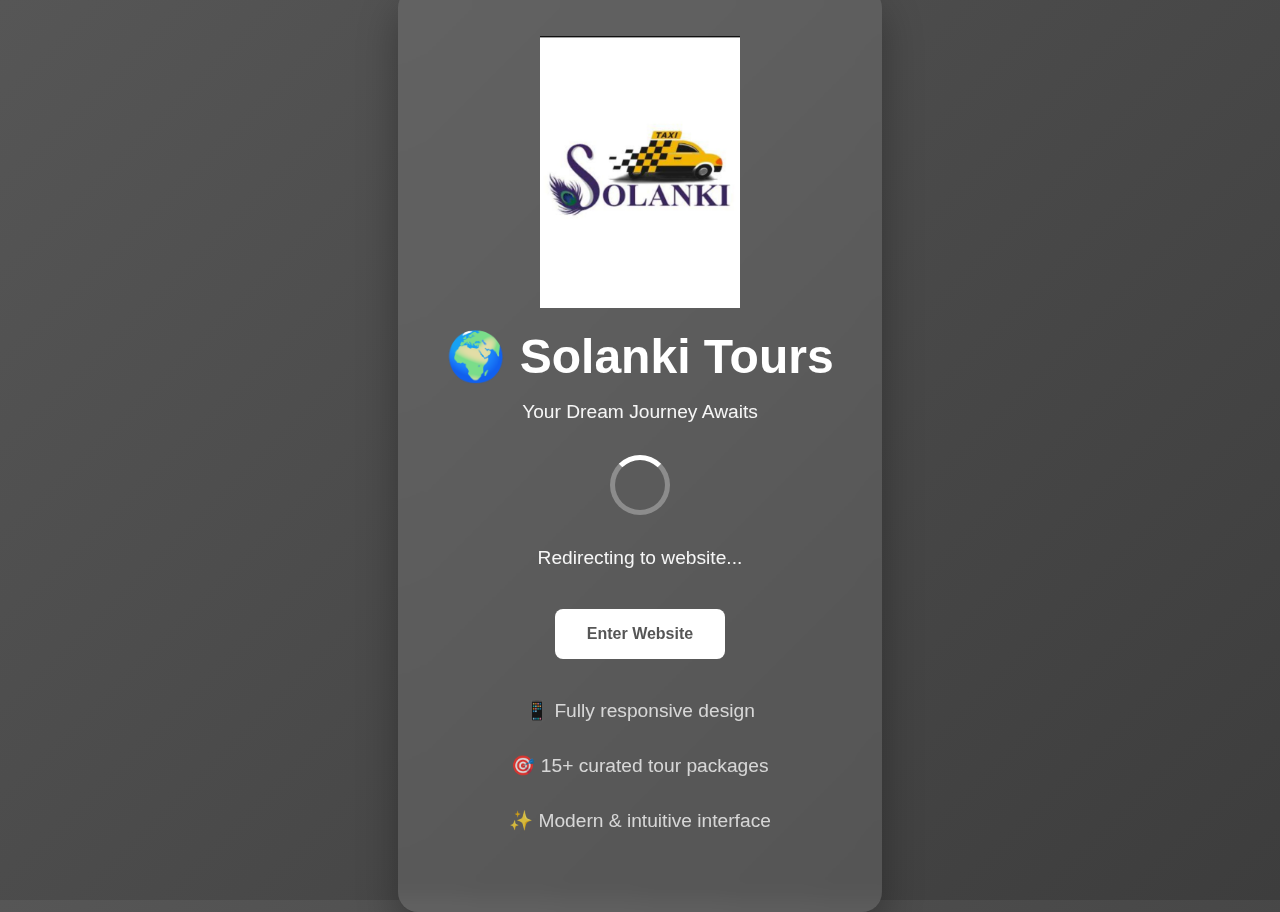
<file: launch.html>
<!DOCTYPE html>
<html lang="en">
<head>
    <meta charset="UTF-8">
    <meta name="viewport" content="width=device-width, initial-scale=1.0">
    <title>Launching Solanki Tours...</title>
    <style>
        * {
            margin: 0;
            padding: 0;
            box-sizing: border-box;
        }
        
        body {
            font-family: 'Segoe UI', Tahoma, Geneva, Verdana, sans-serif;
            background: linear-gradient(135deg, #565656 0%, #3d3d3d 100%);
            height: 100vh;
            display: flex;
            justify-content: center;
            align-items: center;
            color: white;
        }
        
        .container {
            text-align: center;
            padding: 3rem;
            background: rgba(255, 255, 255, 0.1);
            border-radius: 20px;
            backdrop-filter: blur(10px);
            box-shadow: 0 20px 40px rgba(0, 0, 0, 0.3);
            max-width: 600px;
        }
        
        h1 {
            font-size: 3rem;
            margin-bottom: 1rem;
            animation: fadeIn 0.8s ease;
        }
        
        p {
            font-size: 1.2rem;
            margin-bottom: 2rem;
            opacity: 0.95;
            animation: fadeIn 1s ease;
        }
        
        .loader {
            width: 60px;
            height: 60px;
            border: 5px solid rgba(255, 255, 255, 0.3);
            border-top: 5px solid white;
            border-radius: 50%;
            animation: spin 1s linear infinite;
            margin: 2rem auto;
        }
        
        .btn {
            display: inline-block;
            padding: 1rem 2rem;
            background: white;
            color: #565656;
            border-radius: 8px;
            text-decoration: none;
            font-weight: 600;
            margin: 0.5rem;
            transition: all 0.3s ease;
            animation: fadeIn 1.2s ease;
        }
        
        .btn:hover {
            transform: translateY(-2px);
            box-shadow: 0 10px 20px rgba(0, 0, 0, 0.3);
        }
        
        .logo-img {
            max-width: 200px;
            margin-bottom: 1rem;
            animation: fadeIn 0.6s ease;
        }
        
        .info {
            margin-top: 2rem;
            font-size: 0.9rem;
            opacity: 0.8;
            animation: fadeIn 1.4s ease;
        }
        
        @keyframes spin {
            0% { transform: rotate(0deg); }
            100% { transform: rotate(360deg); }
        }
        
        @keyframes fadeIn {
            from {
                opacity: 0;
                transform: translateY(20px);
            }
            to {
                opacity: 1;
                transform: translateY(0);
            }
        }
    </style>
</head>
<body>
    <div class="container">
        <img src="assets/logo.png" alt="Solanki Logo" class="logo-img">
        <h1>🌍 Solanki Tours</h1>
        <p>Your Dream Journey Awaits</p>
        <div class="loader"></div>
        <p>Redirecting to website...</p>
        <div>
            <a href="index.html" class="btn">Enter Website</a>
        </div>
        <div class="info">
            <p>📱 Fully responsive design</p>
            <p>🎯 15+ curated tour packages</p>
            <p>✨ Modern & intuitive interface</p>
        </div>
    </div>
    
    <script>
        // Auto-redirect after 3 seconds
        setTimeout(function() {
            window.location.href = 'index.html';
        }, 3000);
    </script>
</body>
</html>
</file>
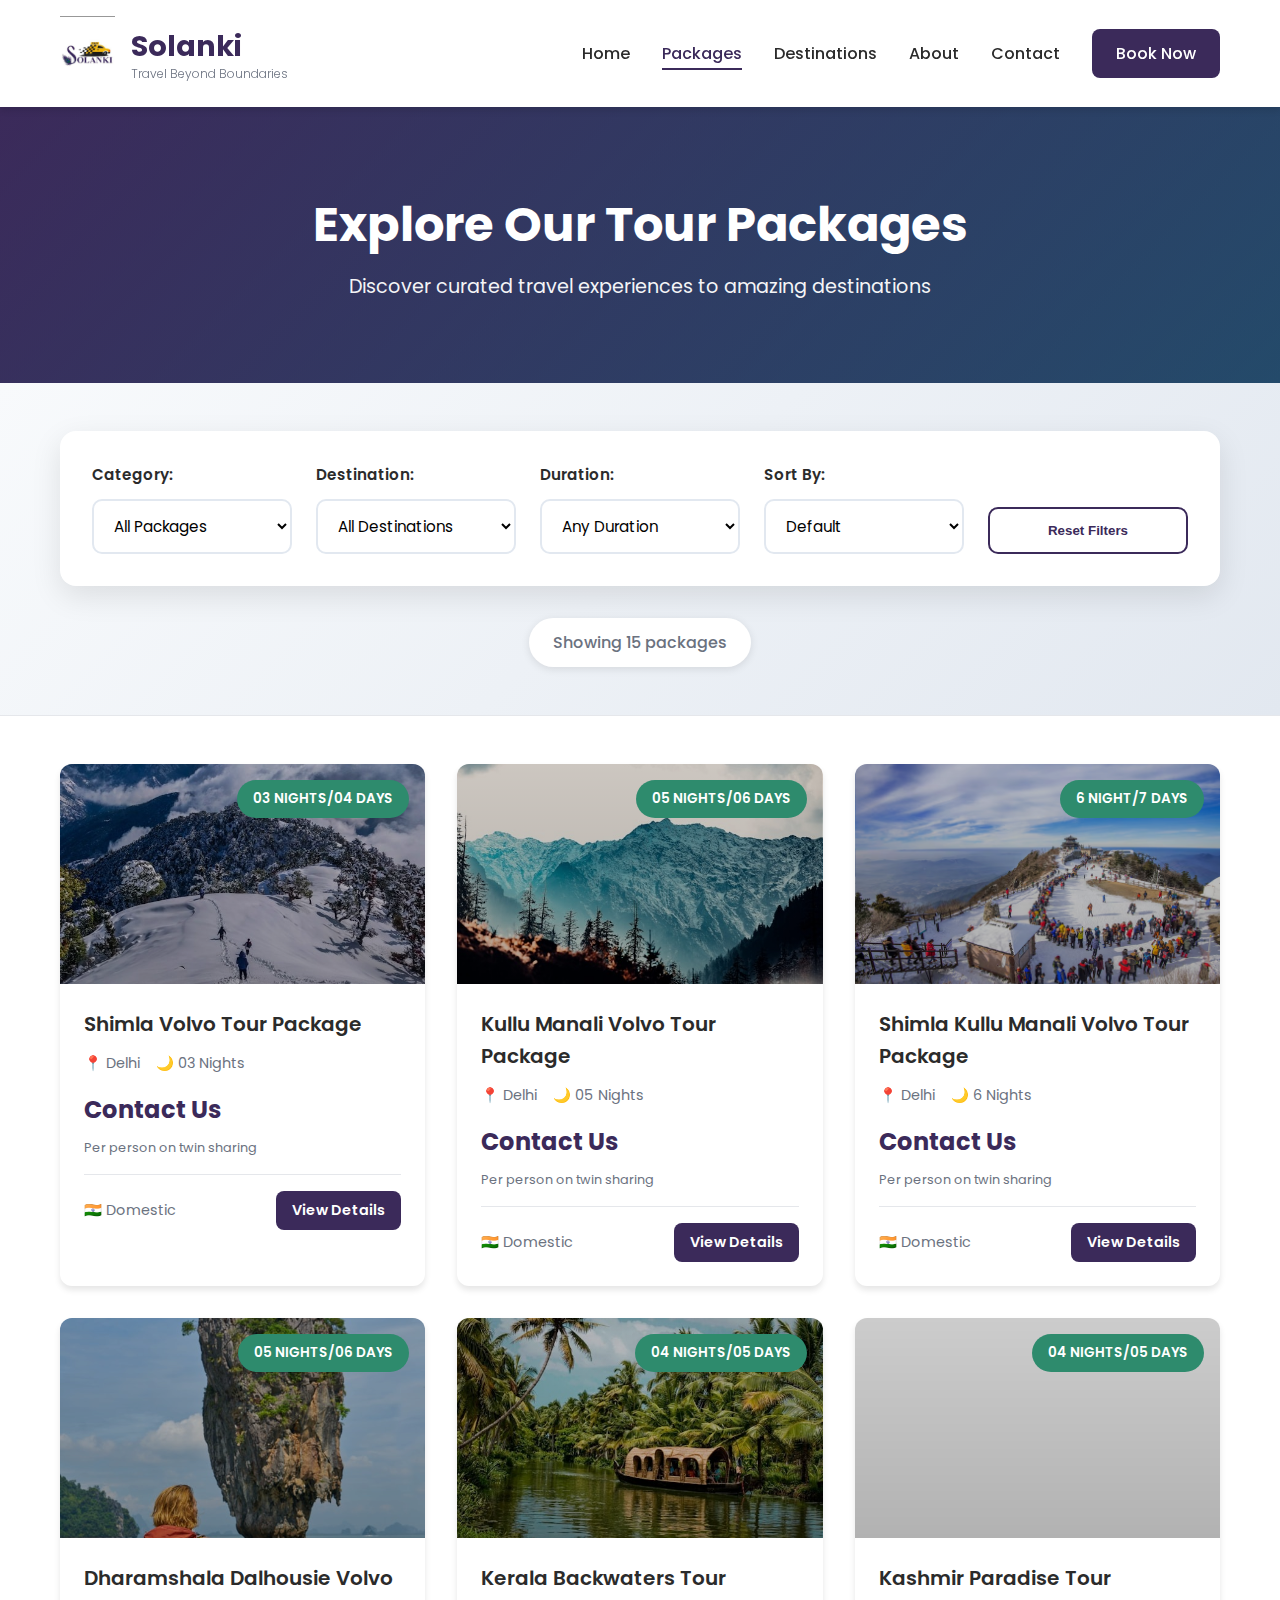
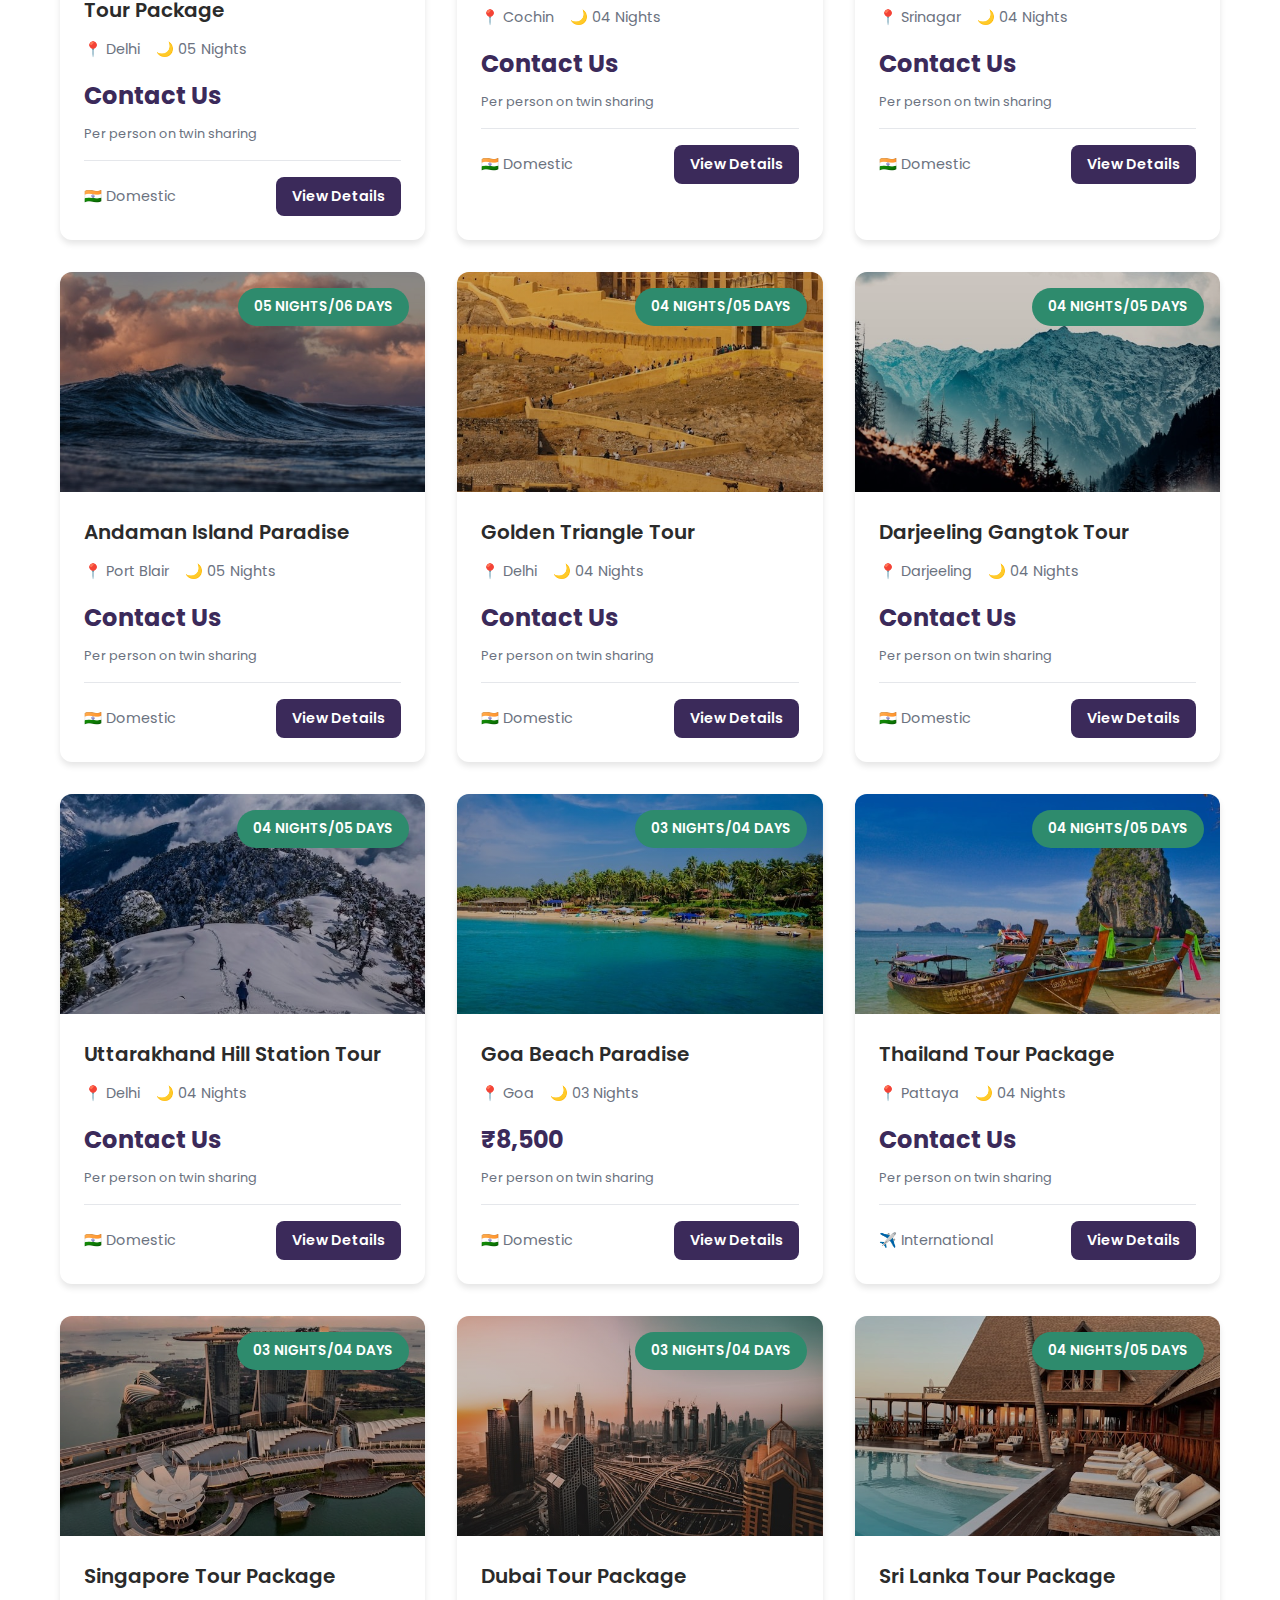
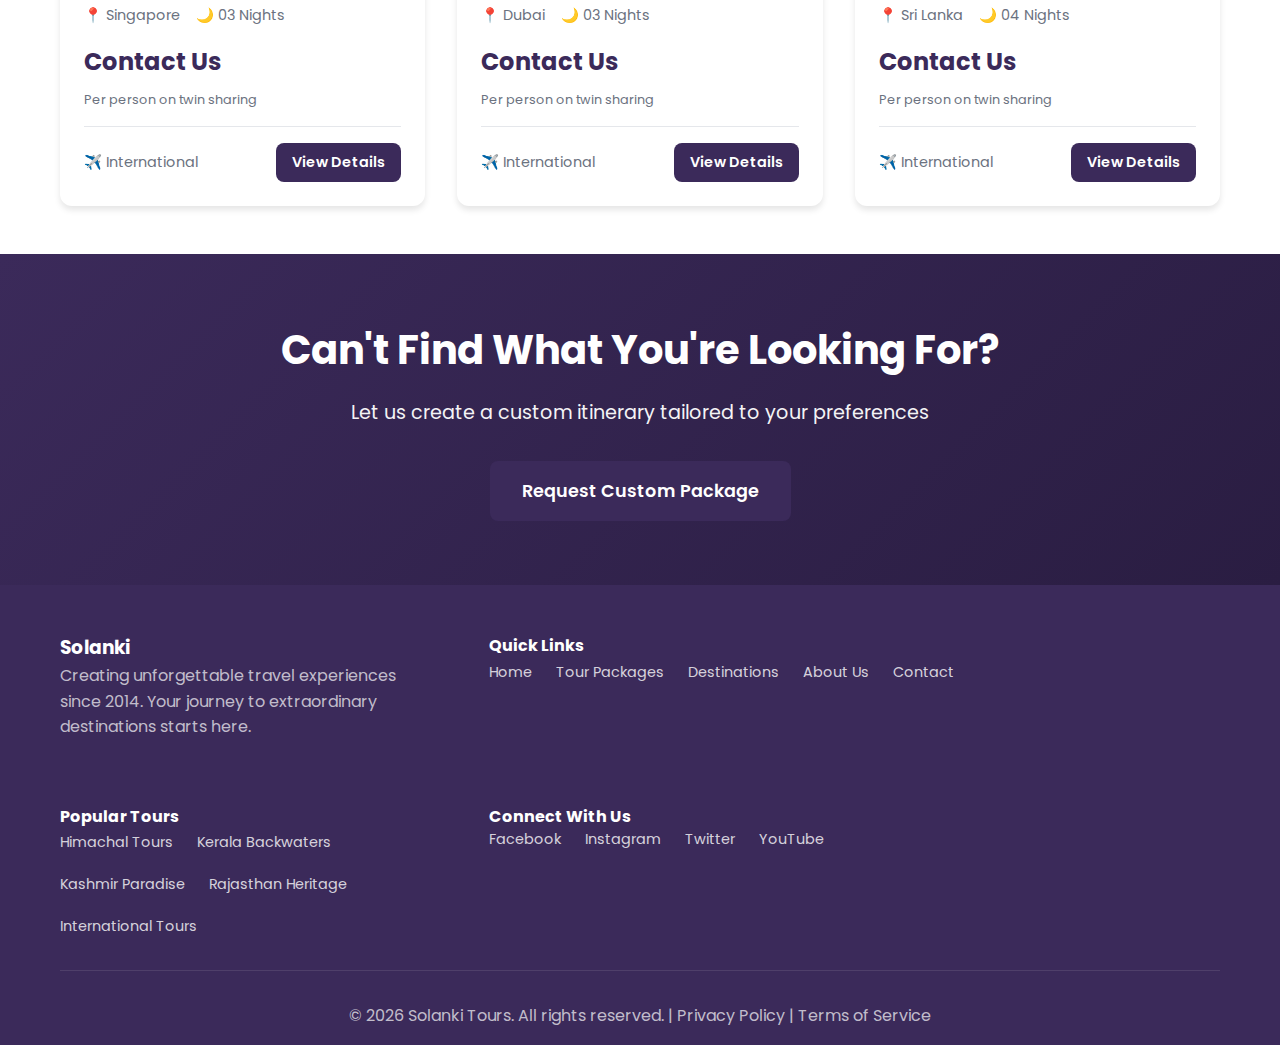
<file: package-detail.html>
<!DOCTYPE html>
<html lang="en">
<head>
    <meta charset="UTF-8">
    <meta name="viewport" content="width=device-width, initial-scale=1.0">
    <title>Package Details - Solanki Tours</title>
    <link rel="stylesheet" href="css/styles.css">
    <link rel="preconnect" href="https://fonts.googleapis.com">
    <link rel="preconnect" href="https://fonts.gstatic.com" crossorigin>
    <link href="https://fonts.googleapis.com/css2?family=Poppins:wght@300;400;500;600;700&display=swap" rel="stylesheet">
</head>
<body>
    <!-- Navigation -->
    <nav class="navbar">
        <div class="container">
            <div class="nav-wrapper">
                <a href="index.html" class="logo">
                    <img src="assets/logo.png" alt="Solanki Logo">
                    <div class="logo-text">
                        <h1>Solanki</h1>
                        <p class="tagline">Travel Beyond Boundaries</p>
                    </div>
                </a>
                <ul class="nav-menu">
                    <li><a href="index.html">Home</a></li>
                    <li><a href="packages.html">Packages</a></li>
                    <li><a href="index.html#destinations">Destinations</a></li>
                    <li><a href="index.html#about">About</a></li>
                    <li><a href="index.html#contact">Contact</a></li>
                    <li><a href="booking.html" class="btn-primary">Book Now</a></li>
                </ul>
                <div class="hamburger">
                    <span></span>
                    <span></span>
                    <span></span>
                </div>
            </div>
        </div>
    </nav>

    <!-- Package Details -->
    <section class="package-details">
        <div class="container">
            <div class="breadcrumb">
                <a href="index.html">Home</a> / <a href="packages.html">Packages</a> / <span id="package-breadcrumb">Package Details</span>
            </div>

            <div class="package-detail-wrapper">
                <div class="package-main">
                    <div class="package-hero-image" id="package-hero">
                        <!-- Hero image will be loaded dynamically -->
                    </div>
                    
                    <div class="package-header">
                        <h1 id="package-title">Loading...</h1>
                        <div class="package-meta">
                            <span class="meta-item">
                                <strong>Duration:</strong> <span id="package-duration"></span>
                            </span>
                            <span class="meta-item">
                                <strong>Destinations:</strong> <span id="package-destinations"></span>
                            </span>
                        </div>
                    </div>

                    <div class="package-content">
                        <div class="package-section">
                            <h2>Package Overview</h2>
                            <p id="package-overview">Experience an unforgettable journey through breathtaking landscapes and cultural wonders.</p>
                        </div>

                        <div class="package-section">
                            <h2>Package Inclusions</h2>
                            <ul class="inclusions-list" id="package-inclusions">
                                <!-- Inclusions will be loaded dynamically -->
                            </ul>
                        </div>

                        <div class="package-section">
                            <h2>Itinerary Highlights</h2>
                            <div class="itinerary-list" id="package-itinerary">
                                <!-- Itinerary will be loaded dynamically -->
                            </div>
                        </div>

                        <div class="package-section">
                            <h2>Important Information</h2>
                            <div class="info-grid">
                                <div class="info-card">
                                    <h4>Best Time to Visit</h4>
                                    <p id="best-time">Throughout the year</p>
                                </div>
                                <div class="info-card">
                                    <h4>Ideal For</h4>
                                    <p>Couples, Families, Solo Travelers, Groups</p>
                                </div>
                                <div class="info-card">
                                    <h4>Transportation</h4>
                                    <p>Private / Shared vehicles as per package</p>
                                </div>
                                <div class="info-card">
                                    <h4>Accommodation</h4>
                                    <p>3-star to 5-star hotels</p>
                                </div>
                            </div>
                        </div>

                        <div class="package-section">
                            <h2>Terms & Conditions</h2>
                            <ul class="terms-list">
                                <li>All rates are subject to availability at the time of booking</li>
                                <li>Check-in time: 2:00 PM | Check-out time: 11:00 AM</li>
                                <li>Package cost is per person on twin sharing basis</li>
                                <li>Additional charges may apply for extra services</li>
                                <li>Cancellation policy applies as per our standard terms</li>
                                <li>Valid ID proof required at the time of check-in</li>
                            </ul>
                        </div>
                    </div>
                </div>

                <div class="package-sidebar">
                    <div class="booking-card sticky">
                        <div class="price-section">
                            <div class="price-label">Starting From</div>
                            <div class="price" id="package-price">Contact Us</div>
                            <div class="price-note">Per person on twin sharing</div>
                        </div>
                        
                        <div class="booking-form-section">
                            <h3>Quick Inquiry</h3>
                            <form id="quickInquiryForm">
                                <div class="form-group">
                                    <input type="text" placeholder="Your Name" required>
                                </div>
                                <div class="form-group">
                                    <input type="email" placeholder="Your Email" required>
                                </div>
                                <div class="form-group">
                                    <input type="tel" placeholder="Phone Number" required>
                                </div>
                                <div class="form-group">
                                    <input type="date" placeholder="Travel Date">
                                </div>
                                <div class="form-group">
                                    <input type="number" placeholder="Number of Travelers" min="1" value="2">
                                </div>
                                <div class="form-group">
                                    <textarea placeholder="Special Requirements" rows="3"></textarea>
                                </div>
                                <button type="submit" class="btn-primary btn-block">Send Inquiry</button>
                            </form>
                        </div>

                        <div class="contact-options">
                            <a href="tel:+919876543210" class="contact-btn">
                                <span>📞</span> Call Now
                            </a>
                            <a href="https://wa.me/919876543210" class="contact-btn" target="_blank">
                                <span>💬</span> WhatsApp
                            </a>
                        </div>

                        <div class="help-section">
                            <h4>Need Help?</h4>
                            <p>Our travel experts are available 24/7</p>
                            <p class="help-phone">+91 98765 43210</p>
                        </div>
                    </div>
                </div>
            </div>
        </div>
    </section>

    <!-- Related Packages -->
    <section class="related-packages">
        <div class="container">
            <div class="section-header">
                <h2>Similar Packages</h2>
                <p>You might also be interested in these tours</p>
            </div>
            <div class="packages-grid" id="related-packages">
                <!-- Related packages will be loaded dynamically -->
            </div>
        </div>
    </section>

    <!-- Footer -->
    <footer class="footer">
        <div class="container">
            <div class="footer-grid">
                <div class="footer-col">
                    <h3>Solanki</h3>
                    <p>Creating unforgettable travel experiences since 2014. Your journey to extraordinary destinations starts here.</p>
                </div>
                <div class="footer-col">
                    <h4>Quick Links</h4>
                    <ul>
                        <li><a href="index.html">Home</a></li>
                        <li><a href="packages.html">Tour Packages</a></li>
                        <li><a href="index.html#destinations">Destinations</a></li>
                        <li><a href="index.html#about">About Us</a></li>
                        <li><a href="index.html#contact">Contact</a></li>
                    </ul>
                </div>
                <div class="footer-col">
                    <h4>Popular Tours</h4>
                    <ul>
                        <li><a href="packages.html?dest=himachal">Himachal Tours</a></li>
                        <li><a href="packages.html?dest=kerala">Kerala Backwaters</a></li>
                        <li><a href="packages.html?dest=kashmir">Kashmir Paradise</a></li>
                        <li><a href="packages.html?dest=rajasthan">Rajasthan Heritage</a></li>
                        <li><a href="packages.html?dest=international">International Tours</a></li>
                    </ul>
                </div>
                <div class="footer-col">
                    <h4>Connect With Us</h4>
                    <div class="social-links">
                        <a href="#" class="social-icon">Facebook</a>
                        <a href="#" class="social-icon">Instagram</a>
                        <a href="#" class="social-icon">Twitter</a>
                        <a href="#" class="social-icon">YouTube</a>
                    </div>
                </div>
            </div>
            <div class="footer-bottom">
                <p>&copy; 2026 Solanki Tours. All rights reserved. | <a href="#">Privacy Policy</a> | <a href="#">Terms of Service</a></p>
            </div>
        </div>
    </footer>

    <script src="js/data.js"></script>
    <script src="js/script.js"></script>
    <script src="js/package-detail.js"></script>
</body>
</html>
</file>
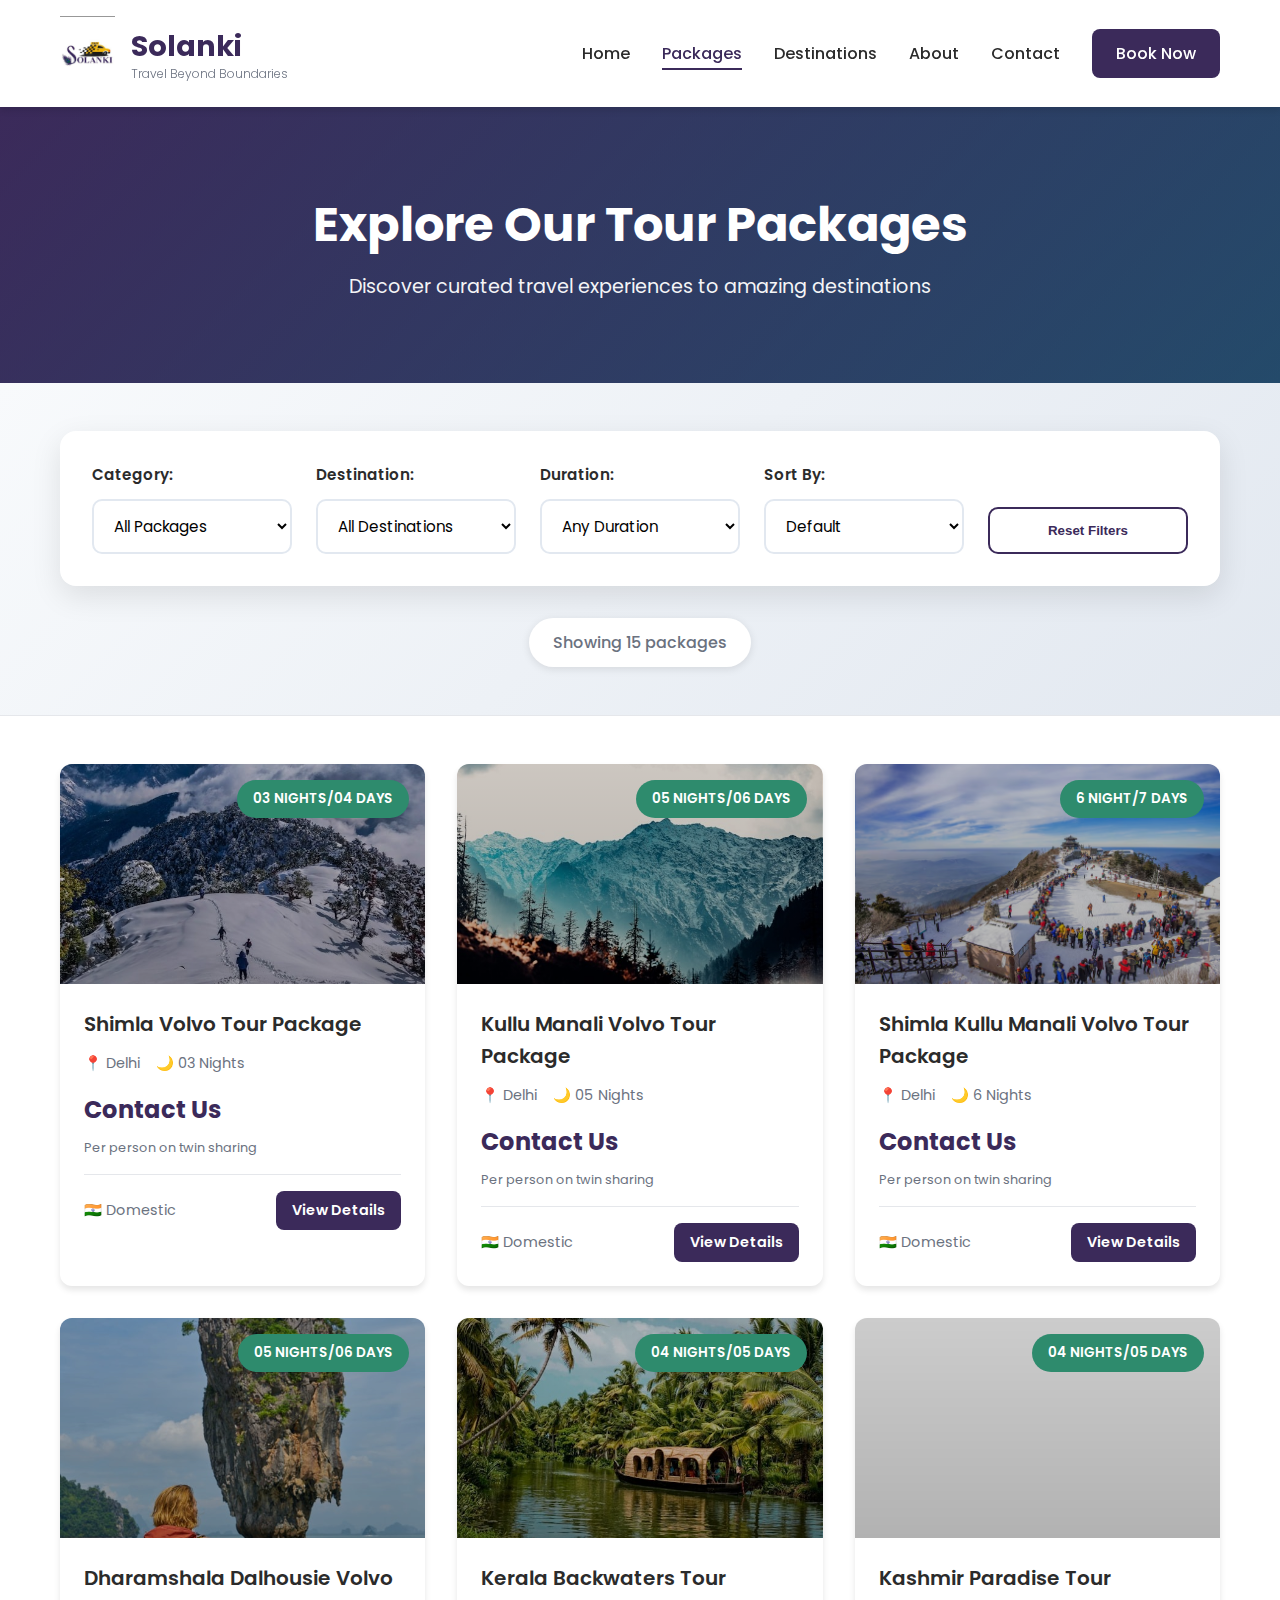
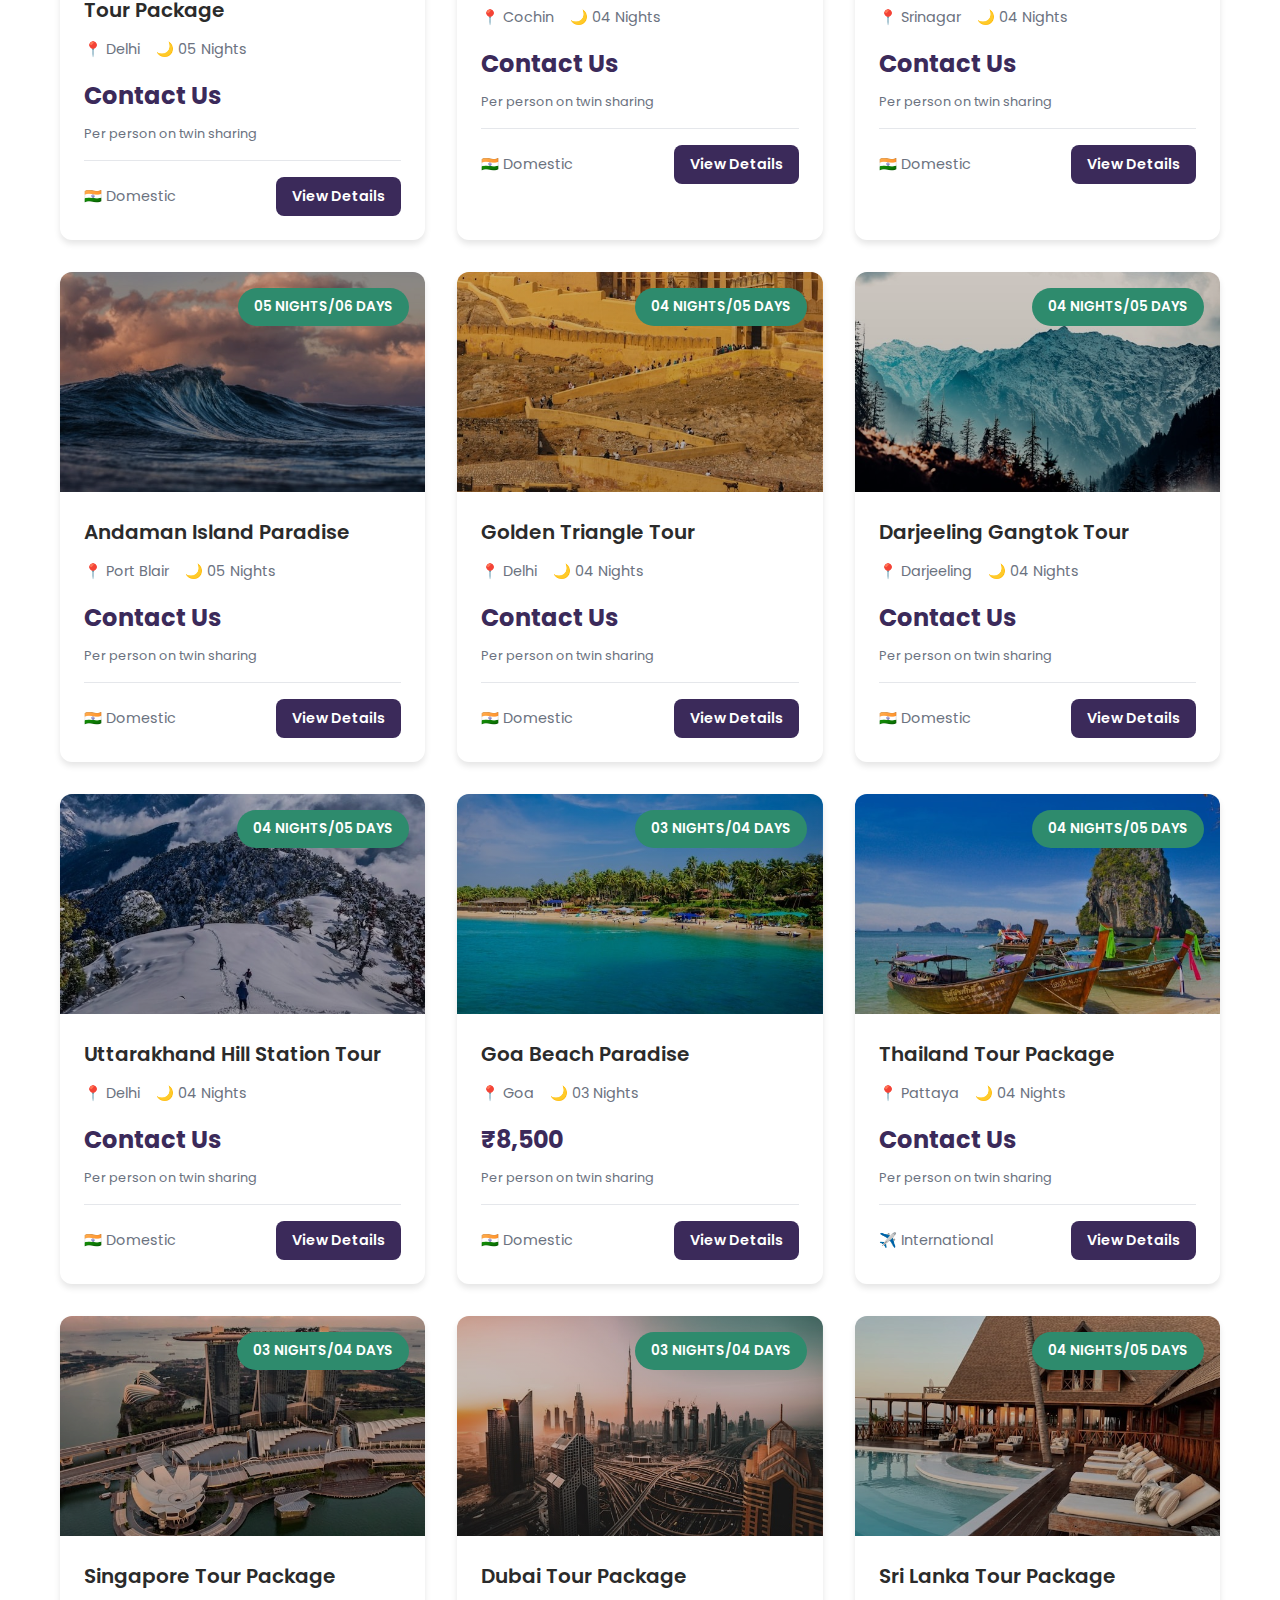
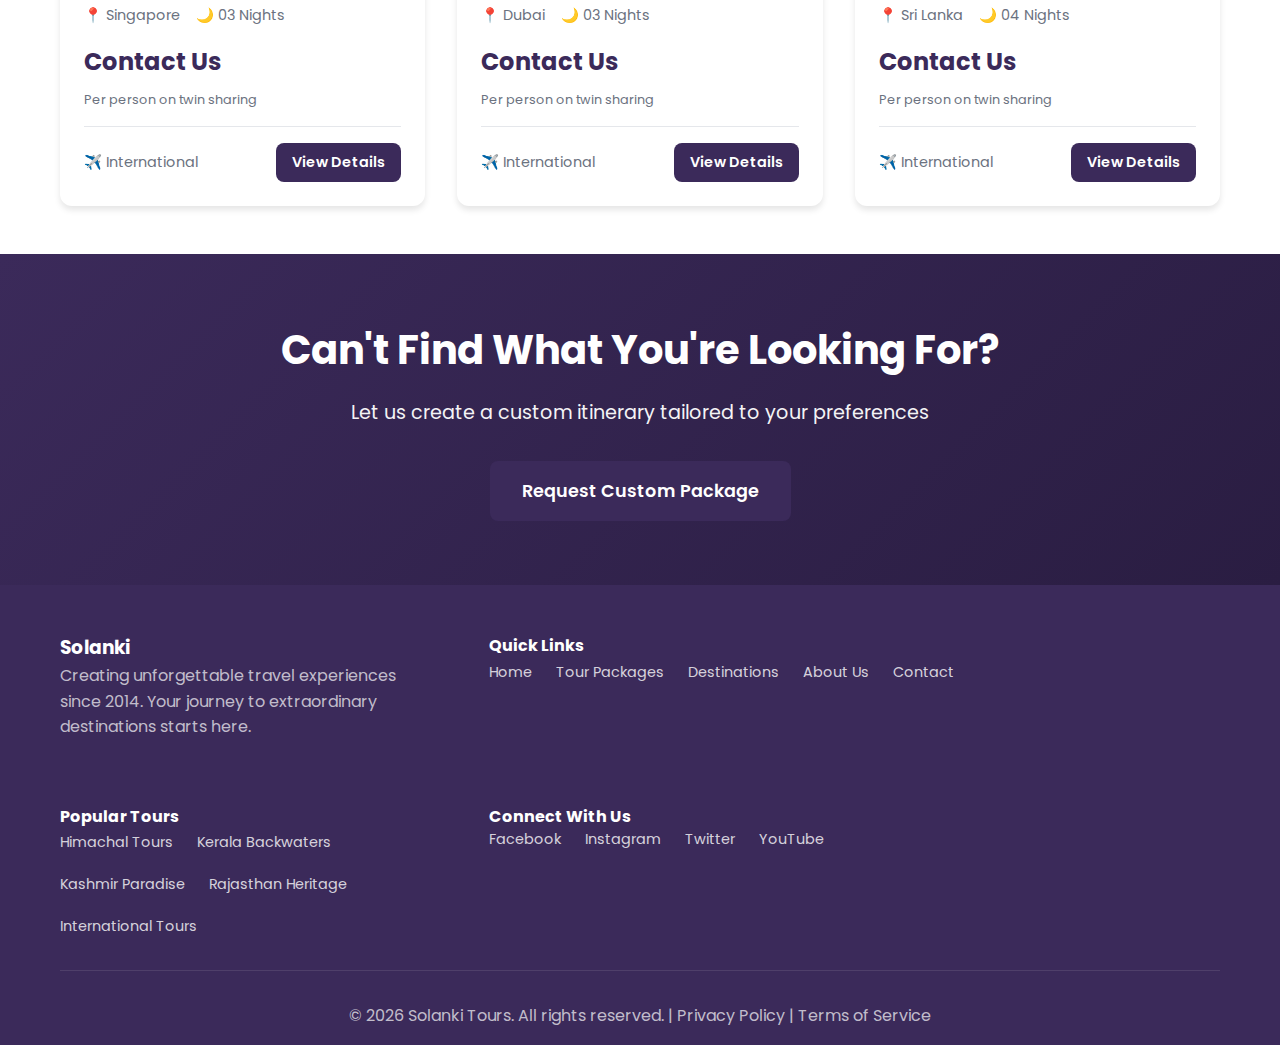
<file: packages.html>
<!DOCTYPE html>
<html lang="en">
<head>
    <meta charset="UTF-8">
    <meta name="viewport" content="width=device-width, initial-scale=1.0">
    <title>Tour Packages - Solanki Tours</title>
    <link rel="stylesheet" href="css/styles.css">
    <link rel="preconnect" href="https://fonts.googleapis.com">
    <link rel="preconnect" href="https://fonts.gstatic.com" crossorigin>
    <link href="https://fonts.googleapis.com/css2?family=Poppins:wght@300;400;500;600;700&display=swap" rel="stylesheet">
</head>
<body>
    <!-- Navigation -->
    <nav class="navbar">
        <div class="container">
            <div class="nav-wrapper">
                <a href="index.html" class="logo">
                    <img src="assets/logo.png" alt="Solanki Logo">
                    <div class="logo-text">
                        <h1>Solanki</h1>
                        <p class="tagline">Travel Beyond Boundaries</p>
                    </div>
                </a>
                <ul class="nav-menu">
                    <li><a href="index.html">Home</a></li>
                    <li><a href="packages.html" class="active">Packages</a></li>
                    <li><a href="index.html#destinations">Destinations</a></li>
                    <li><a href="index.html#about">About</a></li>
                    <li><a href="index.html#contact">Contact</a></li>
                    <li><a href="booking.html" class="btn-primary">Book Now</a></li>
                </ul>
                <div class="hamburger">
                    <span></span>
                    <span></span>
                    <span></span>
                </div>
            </div>
        </div>
    </nav>

    <!-- Page Header -->
    <section class="page-header">
        <div class="page-header-overlay"></div>
        <div class="container">
            <h1>Explore Our Tour Packages</h1>
            <p>Discover curated travel experiences to amazing destinations</p>
        </div>
    </section>

    <!-- Filter Section -->
    <section class="filter-section">
        <div class="container">
            <div class="filter-wrapper">
                <div class="filter-group">
                    <label>Category:</label>
                    <select id="category-filter" onchange="filterPackages()">
                        <option value="all">All Packages</option>
                        <option value="domestic">Domestic Tours</option>
                        <option value="international">International Tours</option>
                    </select>
                </div>
                <div class="filter-group">
                    <label>Destination:</label>
                    <select id="destination-filter" onchange="filterPackages()">
                        <option value="all">All Destinations</option>
                        <option value="Shimla">Shimla</option>
                        <option value="Manali">Manali</option>
                        <option value="Dharamshala">Dharamshala</option>
                        <option value="Dalhousie">Dalhousie</option>
                        <option value="Kerala">Kerala</option>
                        <option value="Kashmir">Kashmir</option>
                        <option value="Srinagar">Srinagar</option>
                        <option value="Andaman">Andaman</option>
                        <option value="Rajasthan">Rajasthan</option>
                        <option value="Jaipur">Jaipur</option>
                        <option value="Udaipur">Udaipur</option>
                        <option value="North East">North East</option>
                        <option value="Darjeeling">Darjeeling</option>
                        <option value="Gangtok">Gangtok</option>
                        <option value="Uttarakhand">Uttarakhand</option>
                        <option value="Goa">Goa</option>
                        <option value="Thailand">Thailand</option>
                        <option value="Singapore">Singapore</option>
                        <option value="Dubai">Dubai</option>
                        <option value="Srilanka">Sri Lanka</option>
                    </select>
                </div>
                <div class="filter-group">
                    <label>Duration:</label>
                    <select id="duration-filter" onchange="filterPackages()">
                        <option value="all">Any Duration</option>
                        <option value="2-3">2-3 Days</option>
                        <option value="4-5">4-5 Days</option>
                        <option value="6-7">6-7 Days</option>
                        <option value="8-10">8-10 Days</option>
                        <option value="10+">10+ Days</option>
                    </select>
                </div>
                <div class="filter-group">
                    <label>Sort By:</label>
                    <select id="sort-filter" onchange="filterPackages()">
                        <option value="default">Default</option>
                        <option value="duration-asc">Duration (Low to High)</option>
                        <option value="duration-desc">Duration (High to Low)</option>
                        <option value="name">Name (A-Z)</option>
                    </select>
                </div>
                <button class="btn-secondary" onclick="resetFilters()">Reset Filters</button>
            </div>
            <div class="results-count">
                <p id="results-text">Showing all packages</p>
            </div>
        </div>
    </section>

    <!-- Packages Grid -->
    <section class="packages-section">
        <div class="container">
            <div class="packages-grid" id="all-packages">
                <!-- Packages will be loaded dynamically via JavaScript -->
            </div>
            <div id="no-results" class="no-results" style="display: none;">
                <h3>No packages found</h3>
                <p>Try adjusting your filters to see more results</p>
                <button class="btn-primary" onclick="resetFilters()">Reset Filters</button>
            </div>
        </div>
    </section>

    <!-- CTA Section -->
    <section class="cta-section">
        <div class="container">
            <div class="cta-content">
                <h2>Can't Find What You're Looking For?</h2>
                <p>Let us create a custom itinerary tailored to your preferences</p>
                <a href="booking.html" class="btn-large btn-primary">Request Custom Package</a>
            </div>
        </div>
    </section>

    <!-- Footer -->
    <footer class="footer">
        <div class="container">
            <div class="footer-grid">
                <div class="footer-col">
                    <h3>Solanki</h3>
                    <p>Creating unforgettable travel experiences since 2014. Your journey to extraordinary destinations starts here.</p>
                </div>
                <div class="footer-col">
                    <h4>Quick Links</h4>
                    <ul>
                        <li><a href="index.html">Home</a></li>
                        <li><a href="packages.html">Tour Packages</a></li>
                        <li><a href="index.html#destinations">Destinations</a></li>
                        <li><a href="index.html#about">About Us</a></li>
                        <li><a href="index.html#contact">Contact</a></li>
                    </ul>
                </div>
                <div class="footer-col">
                    <h4>Popular Tours</h4>
                    <ul>
                        <li><a href="packages.html?dest=himachal">Himachal Tours</a></li>
                        <li><a href="packages.html?dest=kerala">Kerala Backwaters</a></li>
                        <li><a href="packages.html?dest=kashmir">Kashmir Paradise</a></li>
                        <li><a href="packages.html?dest=rajasthan">Rajasthan Heritage</a></li>
                        <li><a href="packages.html?dest=international">International Tours</a></li>
                    </ul>
                </div>
                <div class="footer-col">
                    <h4>Connect With Us</h4>
                    <div class="social-links">
                        <a href="#" class="social-icon">Facebook</a>
                        <a href="#" class="social-icon">Instagram</a>
                        <a href="#" class="social-icon">Twitter</a>
                        <a href="#" class="social-icon">YouTube</a>
                    </div>
                </div>
            </div>
            <div class="footer-bottom">
                <p>&copy; 2026 Solanki Tours. All rights reserved. | <a href="#">Privacy Policy</a> | <a href="#">Terms of Service</a></p>
            </div>
        </div>
    </footer>

    <script src="js/data.js"></script>
    <script src="js/script.js"></script>
    <script src="js/packages.js"></script>
</body>
</html>
</file>
<file: css/styles.css>
/* ===================================
   Global Styles & Reset
   =================================== */
* {
    margin: 0;
    padding: 0;
    box-sizing: border-box;
}

:root {
    --primary-color: #3B2A5A;
    --primary-dark: #2A1D42;
    --secondary-color: #2E8B6D;
    --accent-color: #1F6F8B;
    --text-dark: #2B2B2B;
    --text-light: #6b7280;
    --bg-light: #FAFAF8;
    --bg-white: #ffffff;
    --border-color: #e5e7eb;
    --shadow-sm: 0 1px 2px rgba(0, 0, 0, 0.05);
    --shadow-md: 0 4px 6px rgba(0, 0, 0, 0.1);
    --shadow-lg: 0 10px 15px rgba(0, 0, 0, 0.1);
    --shadow-xl: 0 20px 25px rgba(0, 0, 0, 0.15);
}

body {
    font-family: 'Poppins', sans-serif;
    line-height: 1.6;
    color: var(--text-dark);
    overflow-x: hidden;
}

.container {
    max-width: 1200px;
    margin: 0 auto;
    padding: 0 20px;
}

img {
    max-width: 100%;
    height: auto;
    display: block;
}

a {
    text-decoration: none;
    color: inherit;
    transition: all 0.3s ease;
}

ul {
    list-style: none;
}

/* ===================================
   Navigation
   =================================== */
.navbar {
    background: var(--bg-white);
    box-shadow: var(--shadow-md);
    position: sticky;
    top: 0;
    z-index: 1000;
    padding: 1rem 0;
}

.nav-wrapper {
    display: flex;
    justify-content: space-between;
    align-items: center;
}

.logo {
    display: flex;
    align-items: center;
    gap: 1rem;
    text-decoration: none;
    color: inherit;
    transition: opacity 0.3s ease;
}

.logo:hover {
    opacity: 0.8;
}

.logo img {
    height: 75px;
    width: auto;
}

.logo-text h1 {
    font-size: 1.8rem;
    color: var(--primary-color);
    font-weight: 700;
    margin-bottom: -5px;
}

.logo-text .tagline {
    font-size: 0.75rem;
    color: var(--text-light);
    font-weight: 300;
}

.nav-menu {
    display: flex;
    gap: 2rem;
    align-items: center;
}

.nav-menu a {
    font-weight: 500;
    color: var(--text-dark);
    position: relative;
}

.nav-menu a:hover,
.nav-menu a.active {
    color: var(--primary-color);
}

.nav-menu a::after {
    content: '';
    position: absolute;
    bottom: -5px;
    left: 0;
    width: 0;
    height: 2px;
    background: var(--primary-color);
    transition: width 0.3s ease;
}

.nav-menu a:hover::after,
.nav-menu a.active::after {
    width: 100%;
}

.hamburger {
    display: none;
    flex-direction: column;
    gap: 4px;
    cursor: pointer;
}

.hamburger span {
    width: 25px;
    height: 3px;
    background: var(--text-dark);
    transition: all 0.3s ease;
}

/* ===================================
   Buttons
   =================================== */
.btn-primary,
.btn-secondary,
.btn-large {
    padding: 0.75rem 1.5rem;
    border-radius: 8px;
    font-weight: 600;
    cursor: pointer;
    border: none;
    transition: all 0.3s ease;
    display: inline-block;
    text-align: center;
}

.btn-primary {
    background: var(--primary-color);
    color: white !important;
    text-decoration: none;
}

.btn-primary:hover {
    background: var(--primary-dark);
    transform: translateY(-2px);
    box-shadow: var(--shadow-lg);
    color: white !important;
}

.btn-secondary {
    background: transparent;
    color: white;
    border: 2px solid white;
}

.btn-secondary:hover {
    background: white;
    color: var(--primary-color);
}

.btn-large {
    padding: 1rem 2rem;
    font-size: 1.1rem;
}

.btn-block {
    width: 100%;
}

/* ===================================
   Hero Section
   =================================== */
.hero {
    position: relative;
    height: 90vh;
    background: linear-gradient(135deg, #3B2A5A 0%, #2A1D42 100%);
    display: flex;
    align-items: center;
    justify-content: center;
    text-align: center;
    color: white;
    overflow: hidden;
}

.hero::before {
    content: '';
    position: absolute;
    top: 0;
    left: 0;
    right: 0;
    bottom: 0;
    background-image: url('https://images.unsplash.com/photo-1464822759023-fed622ff2c3b?w=1920');
    background-size: cover;
    background-position: center;
    opacity: 0.65;
}

.hero-overlay {
    position: absolute;
    top: 0;
    left: 0;
    right: 0;
    bottom: 0;
    background: linear-gradient(135deg, rgba(59, 42, 90, 0.55) 0%, rgba(31, 111, 139, 0.45) 100%);
}

.hero-content {
    position: relative;
    z-index: 2;
    max-width: 800px;
    padding: 2rem;
}

.hero-title {
    font-size: 3.5rem;
    font-weight: 700;
    margin-bottom: 1rem;
    animation: fadeInUp 0.8s ease;
}

.hero-subtitle {
    font-size: 1.3rem;
    margin-bottom: 2rem;
    opacity: 0.95;
    animation: fadeInUp 1s ease;
}

.hero-cta {
    display: flex;
    gap: 1rem;
    justify-content: center;
    flex-wrap: wrap;
    animation: fadeInUp 1.2s ease;
}

.hero-stats {
    position: absolute;
    bottom: 2rem;
    left: 50%;
    transform: translateX(-50%);
    display: flex;
    gap: 3rem;
    z-index: 2;
}

.stat-item {
    text-align: center;
}

.stat-item h3 {
    font-size: 2.5rem;
    font-weight: 700;
    margin-bottom: 0.25rem;
}

.stat-item p {
    font-size: 0.9rem;
    opacity: 0.9;
}

@keyframes fadeInUp {
    from {
        opacity: 0;
        transform: translateY(30px);
    }
    to {
        opacity: 1;
        transform: translateY(0);
    }
}

/* ===================================
   Plan Tour Form Section (Updated)
   =================================== */
.enquiry-section {
    margin-top: -3rem;
    position: relative;
    z-index: 10;
    padding: 4rem 10px;
    width: 100%;
    overflow: visible;
}

.enquiry-card {
    background: white;
    border-radius: 12px;
    padding: 3rem 5rem;
    box-shadow: var(--shadow-xl);
    max-width: 2400px;
    margin: 0 auto;
    width: 99%;
    min-height: 400px;
    position: relative;
}

.plan-tour {
    width: 100%;
}

.plan-banner {
    text-align: center;
    margin-bottom: 2rem;
}

.plan-banner span {
    font-size: 1.2rem;
    color: var(--text-light);
    font-weight: 500;
    display: block;
    margin-bottom: 0.5rem;
}

.plan-banner h4 {
    font-size: 2.5rem;
    color: var(--primary-color);
    font-weight: 700;
    margin: 0;
}

.plan-banner h4 span {
    color: var(--secondary-color);
}

.top-fields {
    display: grid;
    grid-template-columns: 1fr 1fr 1fr 1fr;
    gap: 1.5rem;
    margin-bottom: 2.5rem;
    width: 100%;
}

.bottom-fields {
    display: grid;
    grid-template-columns: 1fr 1fr 2fr 1fr;
    gap: 1.5rem;
    align-items: end;
}

.input-field {
    display: flex;
    flex-direction: column;
    min-width: 0;
}

.input-field input,
.input-field select {
    padding: 0.75rem;
    border: 2px solid #e2e8f0;
    border-radius: 8px;
    font-family: inherit;
    font-size: 0.95rem;
    transition: all 0.3s ease;
    width: 100%;
    min-width: 0;
    box-sizing: border-box;
}

.input-field input:focus,
.input-field select:focus {
    outline: none;
    border-color: var(--primary-color);
    box-shadow: 0 0 0 3px rgba(59, 42, 90, 0.1);
}

.input-field label {
    margin-bottom: 0.5rem;
    font-weight: 600;
    color: var(--text-dark);
    font-size: 0.9rem;
}

.submit-btn input[type="submit"] {
    background: var(--primary-color);
    color: white;
    border: none;
    padding: 0.75rem 1.5rem;
    border-radius: 8px;
    font-weight: 600;
    cursor: pointer;
    transition: all 0.3s ease;
    width: 100%;
    height: 100%;
}

.submit-btn input[type="submit"]:hover {
    background: var(--primary-dark);
    transform: translateY(-2px);
    box-shadow: var(--shadow-lg);
}

/* Responsive Design for Plan Tour Form */
@media (max-width: 768px) {
    .top-fields {
        grid-template-columns: 1fr;
    }
    
    .bottom-fields {
        grid-template-columns: 1fr;
    }
    
    .input-field.schedule {
        grid-template-columns: 1fr;
    }
}

.form-group {
    display: flex;
    flex-direction: column;
}

.form-group label {
    margin-bottom: 0.5rem;
    font-weight: 500;
    color: var(--text-dark);
}

.form-group input,
.form-group select,
.form-group textarea {
    padding: 0.75rem;
    border: 1px solid var(--border-color);
    border-radius: 6px;
    font-family: inherit;
    font-size: 0.95rem;
    transition: all 0.3s ease;
}

.form-group input:focus,
.form-group select:focus,
.form-group textarea:focus {
    outline: none;
    border-color: var(--primary-color);
    box-shadow: 0 0 0 3px rgba(59, 42, 90, 0.15);
}

/* ===================================
   Section Headers
   =================================== */
.section-header {
    text-align: center;
    margin-bottom: 3rem;
}

.section-header h2 {
    font-size: 2.5rem;
    color: var(--text-dark);
    margin-bottom: 0.5rem;
}

.section-header p {
    font-size: 1.1rem;
    color: var(--text-light);
}

/* ===================================
   Featured Packages
   =================================== */
.featured-packages {
    padding: 5rem 0;
    background: var(--bg-light);
}

.packages-grid {
    display: grid;
    grid-template-columns: repeat(auto-fill, minmax(320px, 1fr));
    gap: 2rem;
}

.package-card {
    background: white;
    border-radius: 12px;
    overflow: hidden;
    box-shadow: var(--shadow-md);
    transition: all 0.3s ease;
    cursor: pointer;
}

.package-card:hover {
    transform: translateY(-8px);
    box-shadow: var(--shadow-xl);
}

.package-image {
    height: 220px;
    background-size: cover;
    background-position: center;
    position: relative;
}

.package-badge {
    position: absolute;
    top: 1rem;
    right: 1rem;
    background: var(--secondary-color);
    color: white;
    padding: 0.5rem 1rem;
    border-radius: 20px;
    font-size: 0.85rem;
    font-weight: 600;
}

.package-content {
    padding: 1.5rem;
}

.package-title {
    font-size: 1.25rem;
    font-weight: 600;
    margin-bottom: 0.75rem;
    color: var(--text-dark);
}

.package-details {
    display: flex;
    gap: 1rem;
    margin-bottom: 1rem;
    color: var(--text-light);
    font-size: 0.9rem;
}

.package-details span {
    display: flex;
    align-items: center;
    gap: 0.25rem;
}

.package-price {
    font-size: 1.5rem;
    font-weight: 700;
    color: var(--primary-color);
    margin-bottom: 0.5rem;
}

.package-price-note {
    font-size: 0.8rem;
    color: var(--text-light);
}

.package-footer {
    margin-top: 1rem;
    padding-top: 1rem;
    border-top: 1px solid var(--border-color);
    display: flex;
    justify-content: space-between;
    align-items: center;
}

/* ===================================
   Destinations
   =================================== */
.destinations {
    padding: 5rem 0;
}

.destinations-grid {
    display: grid;
    grid-template-columns: repeat(auto-fit, minmax(280px, 1fr));
    gap: 1.5rem;
}

.destination-card {
    border-radius: 12px;
    overflow: hidden;
    cursor: pointer;
    transition: all 0.3s ease;
}

.destination-card:hover {
    transform: scale(1.05);
}

.dest-image {
    height: 300px;
    background-size: cover;
    background-position: center;
    position: relative;
}

.dest-overlay {
    position: absolute;
    bottom: 0;
    left: 0;
    right: 0;
    padding: 1.5rem;
    background: linear-gradient(to top, rgba(0,0,0,0.8), transparent);
    color: white;
}

.dest-overlay h3 {
    font-size: 1.5rem;
    margin-bottom: 0.25rem;
}

.dest-overlay p {
    font-size: 0.9rem;
    opacity: 0.9;
    margin-bottom: 0.5rem;
}

.package-count {
    display: inline-block;
    background: var(--primary-color);
    padding: 0.25rem 0.75rem;
    border-radius: 20px;
    font-size: 0.85rem;
}

/* ===================================
   Why Choose Us
   =================================== */
.why-choose {
    padding: 5rem 0;
    background: var(--bg-light);
}

.features-grid {
    display: grid;
    grid-template-columns: repeat(auto-fit, minmax(250px, 1fr));
    gap: 2rem;
}

.feature-card {
    text-align: center;
    padding: 2rem;
    background: white;
    border-radius: 12px;
    box-shadow: var(--shadow-md);
    transition: all 0.3s ease;
}

.feature-card:hover {
    transform: translateY(-5px);
    box-shadow: var(--shadow-lg);
}

.feature-icon {
    font-size: 3rem;
    margin-bottom: 1rem;
}

.feature-card h3 {
    font-size: 1.3rem;
    margin-bottom: 0.75rem;
    color: var(--text-dark);
}

.feature-card p {
    color: var(--text-light);
    line-height: 1.6;
}

/* ===================================
   About Section
   =================================== */
.about-section {
    padding: 5rem 0;
}

.about-content {
    display: grid;
    grid-template-columns: 1fr 1fr;
    gap: 3rem;
    align-items: center;
}

.about-text h2 {
    font-size: 2.5rem;
    margin-bottom: 1.5rem;
    color: var(--text-dark);
}

.about-text p {
    margin-bottom: 1rem;
    color: var(--text-light);
    line-height: 1.8;
}

.about-features {
    display: flex;
    gap: 2rem;
    margin-top: 2rem;
}

.about-feature {
    display: flex;
    flex-direction: column;
}

.about-feature strong {
    font-size: 2rem;
    color: var(--primary-color);
    margin-bottom: 0.25rem;
}

.about-feature span {
    color: var(--text-light);
    font-size: 0.9rem;
}

.about-image img {
    border-radius: 12px;
    box-shadow: var(--shadow-lg);
    width: 100%;
    height: 500px;
    object-fit: cover;
}

/* ===================================
   Contact Section
   =================================== */
.contact-section {
    padding: 5rem 0;
    background: var(--bg-light);
}

.contact-grid {
    display: grid;
    grid-template-columns: 1fr 1fr;
    gap: 3rem;
}

.contact-info {
    display: flex;
    flex-direction: column;
    gap: 1.5rem;
}

.contact-item {
    display: flex;
    gap: 1rem;
    align-items: flex-start;
}

.contact-icon {
    font-size: 2rem;
}

.contact-item h4 {
    margin-bottom: 0.5rem;
    color: var(--text-dark);
}

.contact-item p {
    color: var(--text-light);
    font-size: 0.95rem;
}

.contact-form {
    background: white;
    padding: 2.5rem;
    border-radius: 12px;
    box-shadow: var(--shadow-md);
    margin-top: 1rem;
}

.contact-form .form-group {
    margin-bottom: 1.5rem;
}

.contact-form .form-group:last-child {
    margin-bottom: 0;
}

.contact-form button {
    margin-top: 1rem;
    width: 100%;
}

/* ===================================
   Footer
   =================================== */
.footer {
    background: #3B2A5A;
    color: white;
    padding: 3rem 0 1rem;
}

.footer-grid {
    display: grid;
    grid-template-columns: 1fr 2fr;
    gap: 4rem;
    margin-bottom: 2rem;
}

.footer-main-col {
    display: flex;
    flex-direction: column;
    gap: 2rem;
}

.footer-logo {
    display: flex;
    align-items: center;
    gap: 1rem;
    margin-bottom: 1.5rem;
}

.footer-logo-img {
    width: 60px;
    height: 60px;
    border-radius: 50%;
}

.footer-logo-text h1 {
    font-size: 1.5rem;
    font-weight: 700;
    color: #FF6B35;
    margin: 0;
    line-height: 1;
}

.footer-logo-text h2 {
    font-size: 1.5rem;
    font-weight: 700;
    color: white;
    margin: 0;
    line-height: 1;
}

.office-info h3 {
    color: white;
    font-size: 1rem;
    font-weight: 600;
    margin-bottom: 1rem;
    letter-spacing: 1px;
}

.footer-brand {
    font-size: 3rem;
    font-weight: 700;
    line-height: 1;
    letter-spacing: 0.5px;
    margin: 0;
    padding: 0;
}

.footer-sub-brand {
    font-size: 1.2rem;
    font-weight: 500;
    color: rgba(255, 255, 255, 0.9);
    margin: 0;
    padding: 0;
    line-height: 1.1;
    display: block;
}

.footer-col p {
    color: rgba(255, 255, 255, 0.7);
    line-height: 1.6;
}

.footer-col ul {
    display: flex;
<<<<<<< HEAD
    flex-direction: column;
    gap: 0.75rem;
=======
    flex-direction: row;
    flex-wrap: wrap;
    gap: 1rem 1.5rem;
>>>>>>> e7d0eed (Images updated)
}

.footer-col a {
    color: rgba(255, 255, 255, 0.8);
    transition: color 0.3s ease;
    font-size: 0.9rem;
    line-height: 1.4;
}

.footer-col a:hover {
    color: white;
}

.social-links {
    display: flex;
    flex-direction: row;
    gap: 1.5rem;
    align-items: center;
    justify-content: flex-start;
}

.social-icon {
    display: inline-flex;
    align-items: center;
    justify-content: center;
    transition: all 0.3s ease;
    opacity: 1;
    flex-shrink: 0;
}

.social-icon img {
    width: 32px;
    height: 32px;
    filter: brightness(0) invert(1); /* Ensures icons are white */
    transition: all 0.3s ease;
}

.social-icon:hover {
    transform: translateY(-3px);
}

.social-icon:hover img {
    filter: brightness(0) invert(1);
    opacity: 0.7;
}

.footer-bottom {
    text-align: center;
    padding-top: 2rem;
    border-top: 1px solid rgba(255, 255, 255, 0.1);
    color: rgba(255, 255, 255, 0.7);
}

.footer-bottom a {
    color: rgba(255, 255, 255, 0.7);
}

.footer-bottom a:hover {
    color: white;
}

/* Responsive Footer */
@media (max-width: 768px) {
    .footer-grid {
        grid-template-columns: 1fr;
        gap: 2rem;
    }
    
    .footer-right-section {
        grid-template-columns: 1fr;
        gap: 1.5rem;
    }
    
    .footer-logo {
        justify-content: center;
        text-align: center;
    }
    
    .office-info, .contact-info {
        text-align: center;
    }
}

/* ===================================
   Page Header
   =================================== */
.page-header {
    position: relative;
    padding: 5rem 0;
    background: linear-gradient(135deg, #3B2A5A 0%, #2A1D42 100%);
    color: white;
    text-align: center;
}

.page-header::before {
    content: '';
    position: absolute;
    top: 0;
    left: 0;
    right: 0;
    bottom: 0;
    background-image: url('https://images.unsplash.com/photo-1464822759023-fed622ff2c3b?w=1920');
    background-size: cover;
    background-position: center;
    opacity: 0.5;
}

.page-header-overlay {
    position: absolute;
    top: 0;
    left: 0;
    right: 0;
    bottom: 0;
    background: linear-gradient(135deg, rgba(59, 42, 90, 0.65) 0%, rgba(31, 111, 139, 0.55) 100%);
}

.page-header h1 {
    position: relative;
    z-index: 2;
    font-size: 3rem;
    margin-bottom: 0.5rem;
}

.page-header p {
    position: relative;
    z-index: 2;
    font-size: 1.2rem;
    opacity: 0.95;
}

/* ===================================
   Filter Section
   =================================== */
.filter-section {
    padding: 3rem 0;
    background: linear-gradient(135deg, #f8fafc 0%, #e2e8f0 100%);
    border-bottom: 1px solid var(--border-color);
}

.filter-wrapper {
    display: grid;
    grid-template-columns: repeat(auto-fit, minmax(200px, 1fr));
    gap: 1.5rem;
    align-items: end;
    background: white;
    padding: 2rem;
    border-radius: 16px;
    box-shadow: 0 10px 30px rgba(0, 0, 0, 0.1);
    margin-bottom: 2rem;
}

.filter-group {
    display: flex;
    flex-direction: column;
}

.filter-group label {
    display: block;
    margin-bottom: 0.75rem;
    font-weight: 600;
    color: var(--text-dark);
    font-size: 0.95rem;
}

.filter-group select {
    padding: 0.875rem 1rem;
    border: 2px solid #e2e8f0;
    border-radius: 10px;
    font-family: inherit;
    font-size: 0.95rem;
    background: white;
    transition: all 0.3s ease;
    cursor: pointer;
}

.filter-group select:focus {
    outline: none;
    border-color: var(--primary-color);
    box-shadow: 0 0 0 3px rgba(59, 42, 90, 0.1);
}

.filter-group select:hover {
    border-color: var(--primary-color);
}

.filter-wrapper .btn-secondary {
    padding: 0.875rem 1.5rem;
    background: transparent;
    border: 2px solid var(--primary-color);
    color: var(--primary-color);
    border-radius: 10px;
    font-weight: 600;
    cursor: pointer;
    transition: all 0.3s ease;
    height: fit-content;
}

.filter-wrapper .btn-secondary:hover {
    background: var(--primary-color);
    color: white;
    transform: translateY(-2px);
    box-shadow: 0 4px 15px rgba(59, 42, 90, 0.3);
}

.results-count {
    text-align: center;
    color: var(--text-light);
    font-weight: 500;
}

.results-count p {
    background: white;
    display: inline-block;
    padding: 0.75rem 1.5rem;
    border-radius: 25px;
    box-shadow: 0 2px 8px rgba(0, 0, 0, 0.1);
    margin: 0;
}

.no-results {
    text-align: center;
    padding: 3rem;
}

.no-results h3 {
    font-size: 1.8rem;
    margin-bottom: 0.5rem;
}

.no-results p {
    color: var(--text-light);
    margin-bottom: 1.5rem;
}

/* ===================================
   Packages Section
   =================================== */
.packages-section {
    padding: 3rem 0;
    min-height: 400px;
}

/* ===================================
   CTA Section
   =================================== */
.cta-section {
    padding: 4rem 0;
    background: linear-gradient(135deg, var(--primary-color) 0%, var(--primary-dark) 100%);
    text-align: center;
    color: white;
}

.cta-content h2 {
    font-size: 2.5rem;
    margin-bottom: 1rem;
}

.cta-content p {
    font-size: 1.2rem;
    margin-bottom: 2rem;
    opacity: 0.95;
}

/* ===================================
   Package Details Page
   =================================== */
.breadcrumb {
    padding: 1.5rem 0;
    color: var(--text-light);
}

.breadcrumb a {
    color: var(--primary-color);
}

.breadcrumb a:hover {
    text-decoration: underline;
}

.package-detail-wrapper {
    display: grid;
    grid-template-columns: 2fr 1fr;
    gap: 2rem;
    padding: 2rem 0;
}

.package-hero-image {
    height: 400px;
    background-size: cover;
    background-position: center;
    border-radius: 12px;
    margin-bottom: 2rem;
}

.package-header h1 {
    font-size: 2.5rem;
    margin-bottom: 1rem;
    color: var(--text-dark);
}

.package-meta {
    display: flex;
    gap: 2rem;
    flex-wrap: wrap;
    color: var(--text-light);
    padding-bottom: 1.5rem;
    border-bottom: 2px solid var(--border-color);
}

.meta-item {
    display: flex;
    gap: 0.5rem;
}

.package-section {
    margin-top: 2rem;
}

.package-section h2 {
    font-size: 1.8rem;
    margin-bottom: 1rem;
    color: var(--text-dark);
}

.inclusions-list {
    list-style: none;
}

.inclusions-list li {
    padding: 0.75rem 0;
    padding-left: 1.5rem;
    position: relative;
    color: var(--text-light);
}

.inclusions-list li::before {
    content: '✓';
    position: absolute;
    left: 0;
    color: var(--accent-color);
    font-weight: bold;
}

.info-grid {
    display: grid;
    grid-template-columns: repeat(auto-fit, minmax(200px, 1fr));
    gap: 1.5rem;
}

.info-card {
    padding: 1.5rem;
    background: var(--bg-light);
    border-radius: 8px;
}

.info-card h4 {
    color: var(--text-dark);
    margin-bottom: 0.5rem;
}

.info-card p {
    color: var(--text-light);
    font-size: 0.95rem;
}

.terms-list {
    list-style: disc;
    padding-left: 1.5rem;
    color: var(--text-light);
}

.terms-list li {
    padding: 0.5rem 0;
}

.package-sidebar .sticky {
    position: sticky;
    top: 100px;
}

.booking-card {
    background: white;
    border-radius: 12px;
    padding: 2rem;
    box-shadow: var(--shadow-lg);
}

.price-section {
    text-align: center;
    padding-bottom: 1.5rem;
    border-bottom: 2px solid var(--border-color);
}

.price-label {
    color: var(--text-light);
    font-size: 0.9rem;
    margin-bottom: 0.5rem;
}

.price {
    font-size: 2.5rem;
    font-weight: 700;
    color: var(--primary-color);
    margin-bottom: 0.5rem;
}

.price-note {
    font-size: 0.85rem;
    color: var(--text-light);
}

.booking-form-section {
    padding: 1.5rem 0;
}

.booking-form-section h3 {
    margin-bottom: 1rem;
    color: var(--text-dark);
}

.contact-options {
    display: flex;
    flex-direction: column;
    gap: 0.75rem;
    padding: 1.5rem 0;
    border-top: 1px solid var(--border-color);
}

.contact-btn {
    display: flex;
    align-items: center;
    justify-content: center;
    gap: 0.5rem;
    padding: 0.75rem;
    background: var(--bg-light);
    border-radius: 8px;
    font-weight: 500;
    transition: all 0.3s ease;
}

.contact-btn:hover {
    background: var(--primary-color);
    color: white;
}

.help-section {
    padding: 1.5rem 0;
    border-top: 1px solid var(--border-color);
    text-align: center;
}

.help-section h4 {
    margin-bottom: 0.5rem;
    color: var(--text-dark);
}

.help-section p {
    color: var(--text-light);
    font-size: 0.9rem;
}

.help-phone {
    color: var(--primary-color);
    font-weight: 600;
    font-size: 1.1rem;
    margin-top: 0.5rem;
}

.related-packages {
    padding: 3rem 0;
    background: var(--bg-light);
}

/* ===================================
   Booking Page
   =================================== */
.booking-section {
    padding: 3rem 0;
    background: var(--bg-light);
}

.booking-wrapper {
    display: grid;
    grid-template-columns: 2fr 1fr;
    gap: 2rem;
}

.booking-form-container {
    background: white;
    border-radius: 12px;
    padding: 2.5rem;
    box-shadow: var(--shadow-md);
}

.form-header {
    margin-bottom: 2rem;
}

.form-header h2 {
    font-size: 2rem;
    margin-bottom: 0.5rem;
    color: var(--text-dark);
}

.form-header p {
    color: var(--text-light);
}

.form-section {
    margin-bottom: 2.5rem;
}

.form-section h3 {
    font-size: 1.3rem;
    margin-bottom: 1.5rem;
    color: var(--text-dark);
    padding-bottom: 0.75rem;
    border-bottom: 2px solid var(--border-color);
}

.form-row {
    display: grid;
    grid-template-columns: repeat(auto-fit, minmax(200px, 1fr));
    gap: 1rem;
}

.checkbox-group {
    display: grid;
    grid-template-columns: repeat(auto-fit, minmax(200px, 1fr));
    gap: 0.75rem;
}

.checkbox-label {
    display: flex;
    align-items: center;
    gap: 0.5rem;
    cursor: pointer;
}

.checkbox-label input[type="checkbox"] {
    width: 18px;
    height: 18px;
    cursor: pointer;
}

.form-actions {
    text-align: center;
}

.form-note {
    margin-top: 1rem;
    color: var(--text-light);
    font-size: 0.9rem;
}

.booking-sidebar .info-card {
    background: white;
    border-radius: 12px;
    padding: 2rem;
    box-shadow: var(--shadow-md);
}

.benefits-list {
    list-style: none;
}

.benefits-list li {
    display: flex;
    gap: 1rem;
    align-items: flex-start;
    padding: 1rem 0;
    border-bottom: 1px solid var(--border-color);
}

.benefits-list li:last-child {
    border-bottom: none;
}

.benefit-icon {
    color: var(--accent-color);
    font-size: 1.5rem;
    font-weight: bold;
}

.benefits-list strong {
    display: block;
    color: var(--text-dark);
    margin-bottom: 0.25rem;
}

.benefits-list p {
    color: var(--text-light);
    font-size: 0.9rem;
}

.contact-box {
    margin-top: 2rem;
    padding-top: 2rem;
    border-top: 2px solid var(--border-color);
    text-align: center;
}

.contact-box h4 {
    margin-bottom: 0.5rem;
    color: var(--text-dark);
}

.contact-box p {
    color: var(--text-light);
    margin-bottom: 1rem;
}

.contact-btn-large {
    display: flex;
    align-items: center;
    justify-content: center;
    gap: 0.5rem;
    padding: 0.75rem 1.5rem;
    background: var(--bg-light);
    border-radius: 8px;
    font-weight: 500;
    margin-bottom: 0.75rem;
    transition: all 0.3s ease;
}

.contact-btn-large:hover {
    background: var(--primary-color);
    color: white;
}

.testimonial-box {
    margin-top: 2rem;
    padding-top: 2rem;
    border-top: 2px solid var(--border-color);
}

.testimonial-box h4 {
    margin-bottom: 1rem;
    color: var(--text-dark);
}

.testimonial {
    background: var(--bg-light);
    padding: 1.5rem;
    border-radius: 8px;
}

.rating {
    color: var(--secondary-color);
    font-size: 1.2rem;
    margin-bottom: 0.5rem;
}

.testimonial p {
    font-style: italic;
    color: var(--text-light);
    margin-bottom: 0.75rem;
}

.testimonial strong {
    color: var(--text-dark);
    font-size: 0.9rem;
}

/* ===================================
   Utility Classes
   =================================== */
.text-center {
    text-align: center;
}

.itinerary-list {
    display: flex;
    flex-direction: column;
    gap: 1rem;
}

.itinerary-day {
    padding: 1.5rem;
    background: var(--bg-light);
    border-radius: 8px;
    border-left: 4px solid var(--primary-color);
}

.itinerary-day h4 {
    color: var(--primary-color);
    margin-bottom: 0.5rem;
}

.itinerary-day p {
    color: var(--text-light);
}

/* ===================================
   Responsive Design
   =================================== */
@media (max-width: 768px) {
    .hamburger {
        display: flex;
    }
    
    .nav-menu {
        position: absolute;
        top: 100%;
        left: 0;
        right: 0;
        background: white;
        flex-direction: column;
        padding: 1rem;
        box-shadow: var(--shadow-lg);
        display: none;
    }
    
    .nav-menu.active {
        display: flex;
    }
    
    .logo img {
        height: 100px;
    }
    
    .logo-text h1 {
        font-size: 1.4rem;
    }
    
    .hero-title {
        font-size: 2rem;
    }
    
    .hero-subtitle {
        font-size: 1rem;
    }
    
    .hero-stats {
        flex-direction: column;
        gap: 1rem;
    }
    
    .form-row {
        grid-template-columns: 1fr !important;
    }
    
    .enquiry-card {
        padding: 1.5rem;
    }
    
    .search-form {
        grid-template-columns: 1fr;
    }
    
    .packages-grid {
        grid-template-columns: 1fr;
    }
    
    .about-content {
        grid-template-columns: 1fr;
    }
    
    .contact-grid {
        grid-template-columns: 1fr;
    }
    
    .package-detail-wrapper {
        grid-template-columns: 1fr;
    }
    
    .booking-wrapper {
        grid-template-columns: 1fr;
    }
    
    .filter-wrapper {
        grid-template-columns: 1fr;
        gap: 1rem;
        padding: 1.5rem;
    }
    
    .page-header h1 {
        font-size: 2rem;
    }
    
    .footer-grid {
        grid-template-columns: 1fr;
        gap: 2rem;
    }
    
    .footer-brand {
        font-size: 2.2rem;
        line-height: 1;
    }
    
    .footer-col ul {
        flex-direction: column;
        gap: 0.5rem;
    }
    
    .social-links {
        justify-content: flex-start;
    }
}

@media (max-width: 480px) {
    .hero {
        height: 70vh;
    }
    
    .hero-title {
        font-size: 1.5rem;
    }
    
    .hero-cta {
        flex-direction: column;
    }
    
    .logo img {
        height: 55px;
    }
    
    .logo-text h1 {
        font-size: 1.2rem;
    }
    
    .section-header h2 {
        font-size: 1.8rem;
    }
    
    .about-features {
        flex-direction: column;
    }
    
    .footer-brand {
        font-size: 1.8rem;
        line-height: 1;
    }
    
    .footer-sub-brand {
        font-size: 1rem;
    }
    
    .footer-col ul {
        flex-direction: column;
    }
    
    .social-icon img {
        width: 28px;
        height: 28px;
    }
}
</file>
